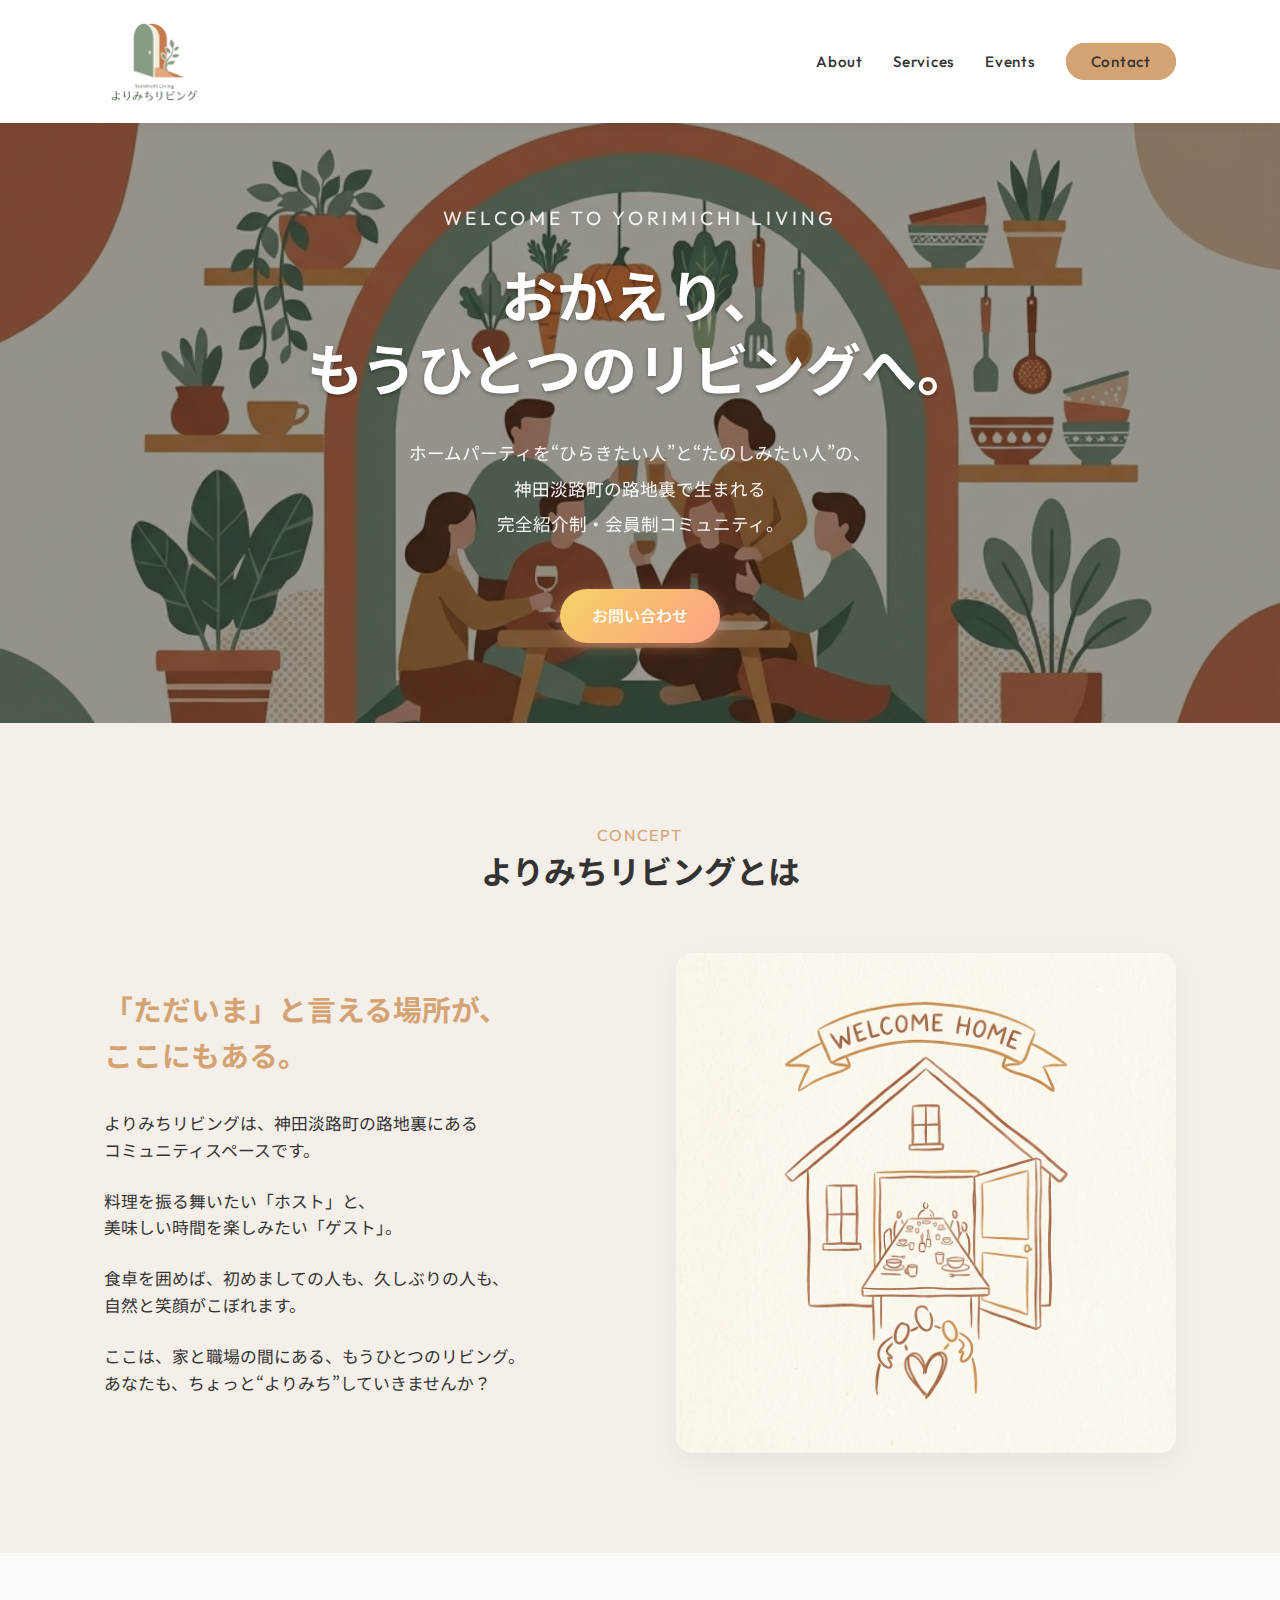
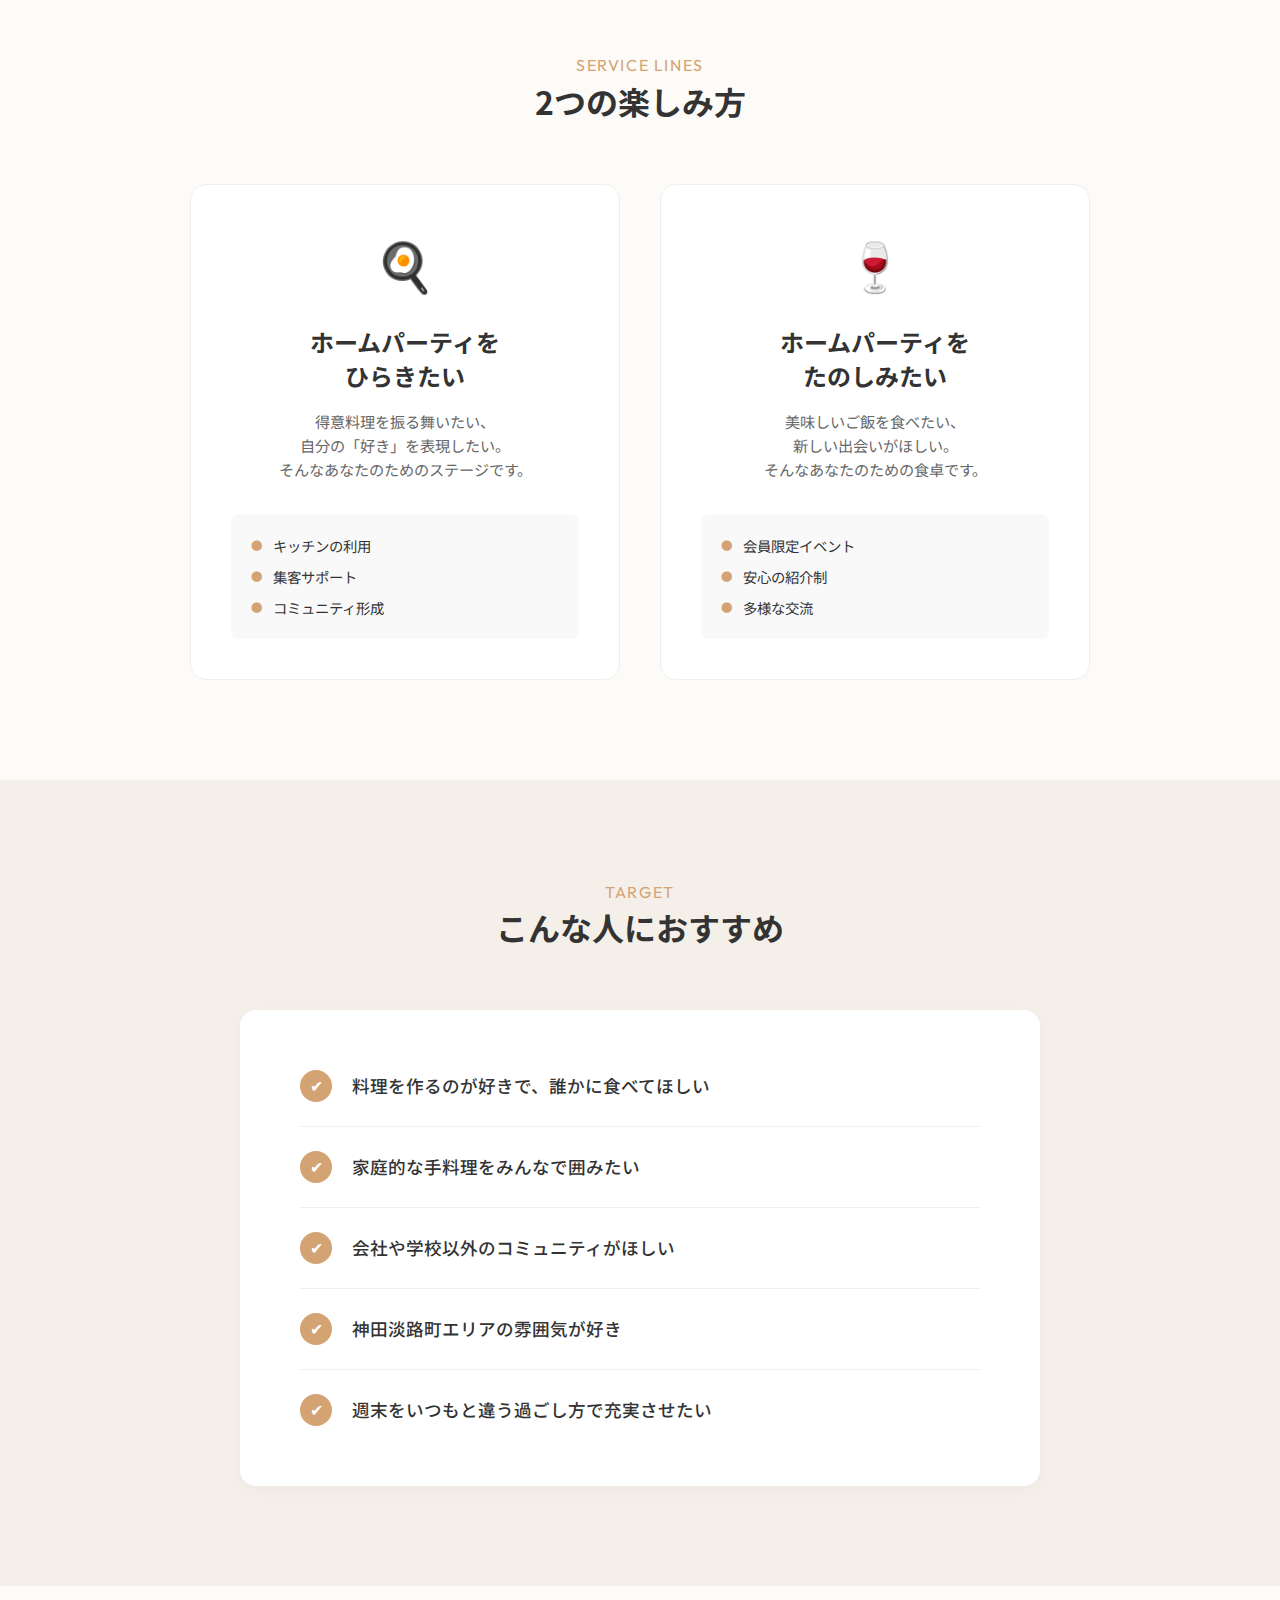
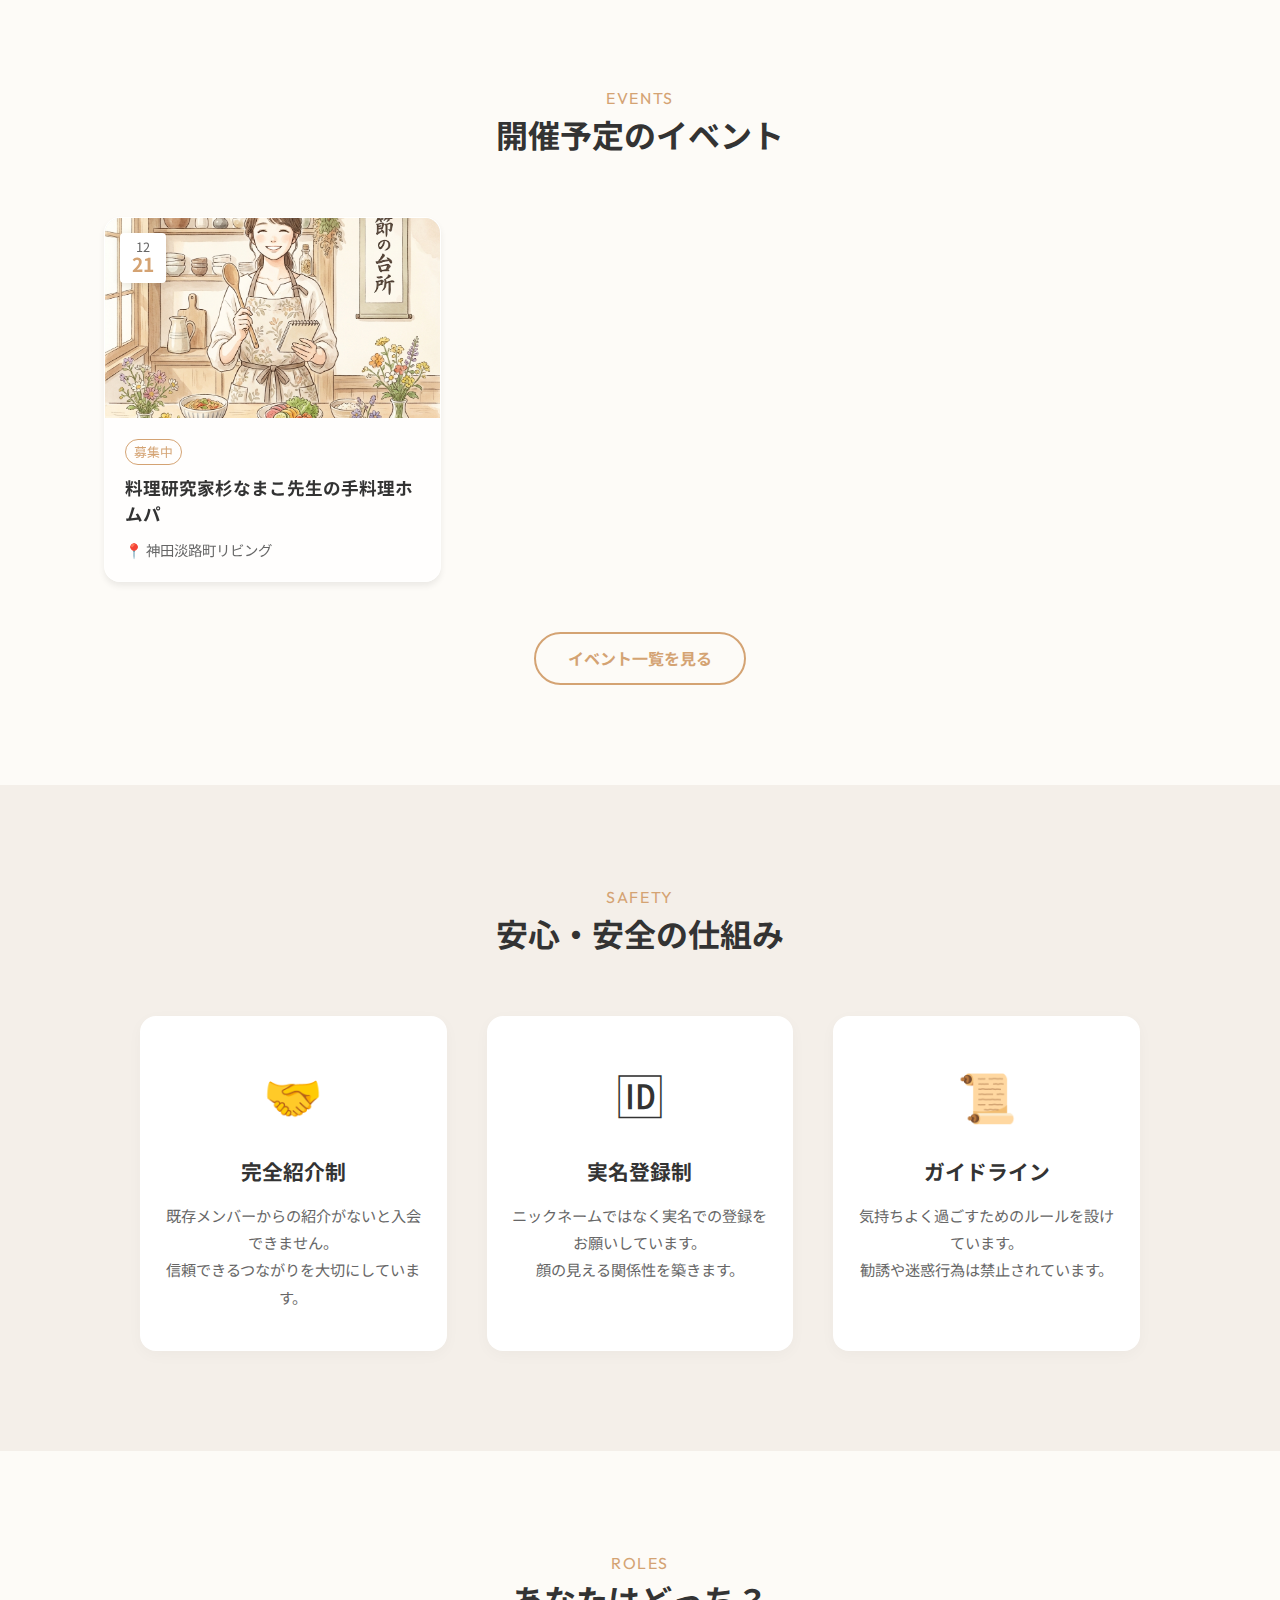
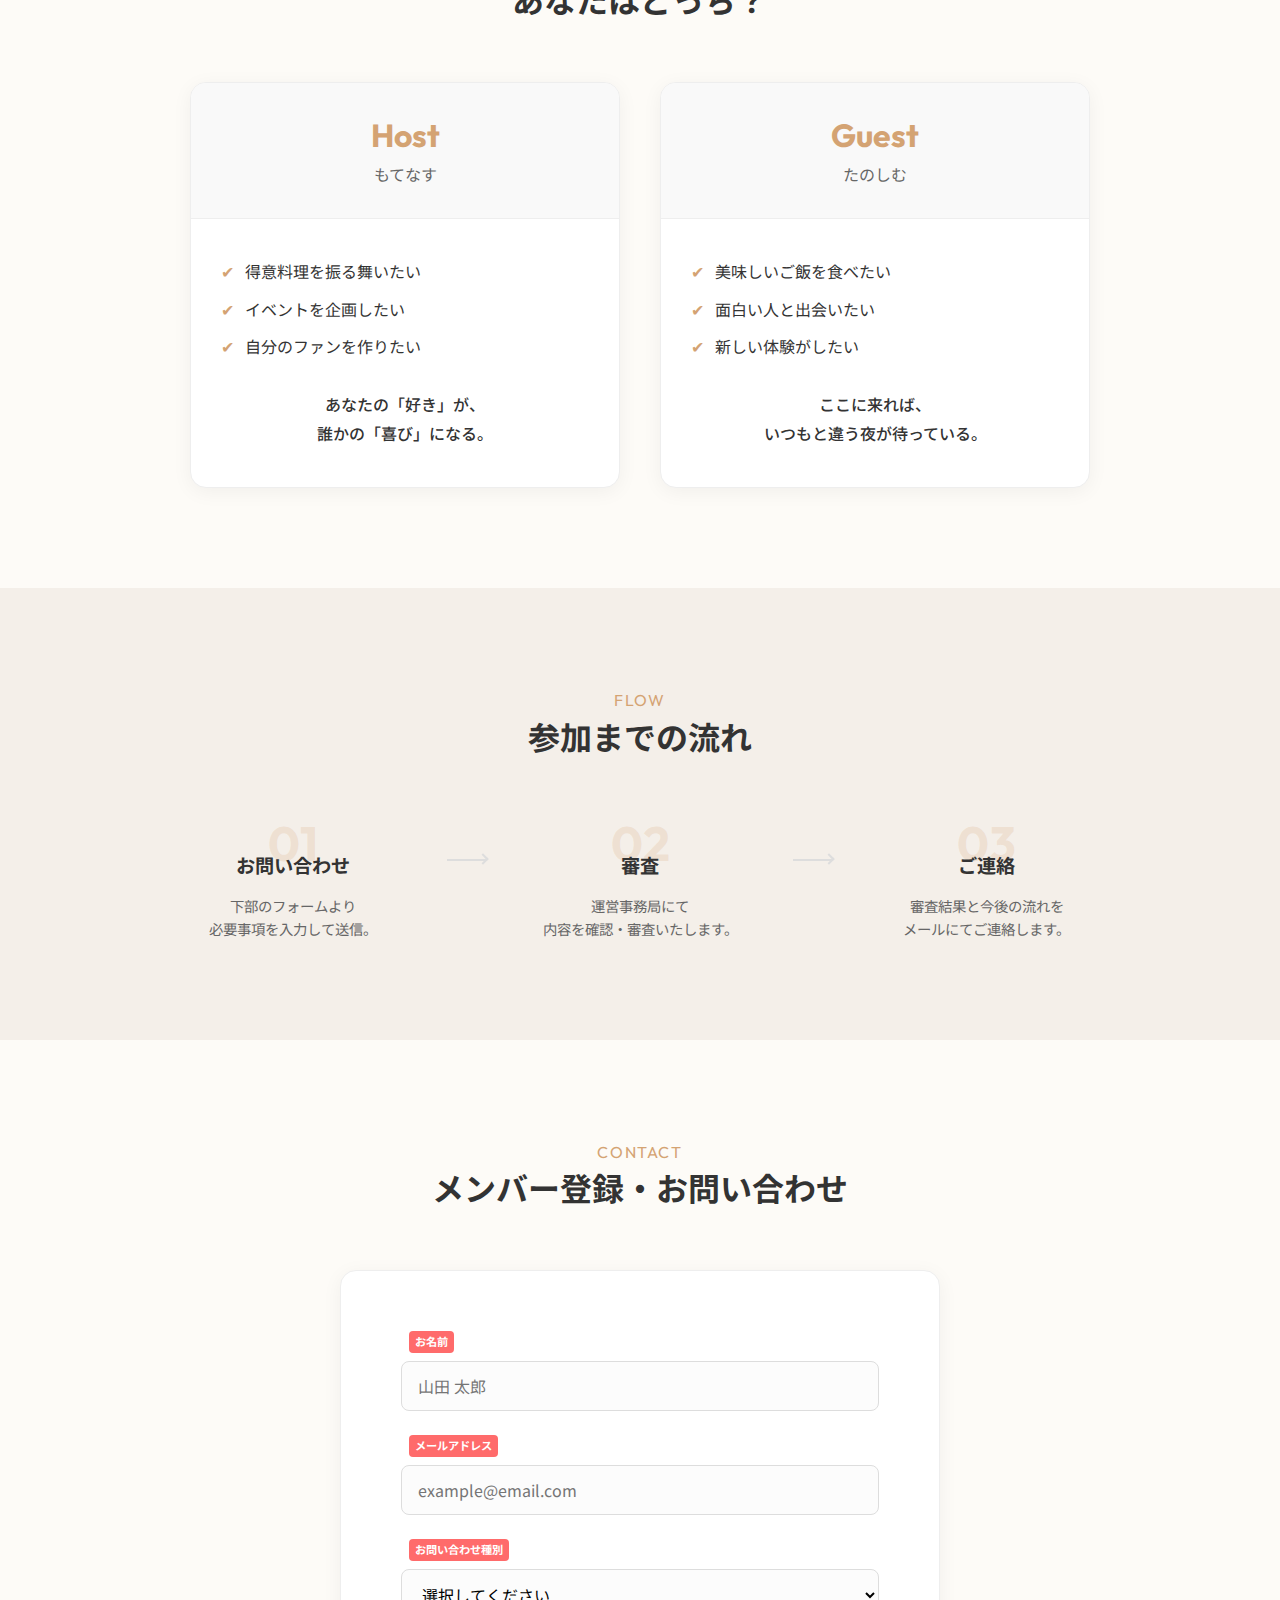
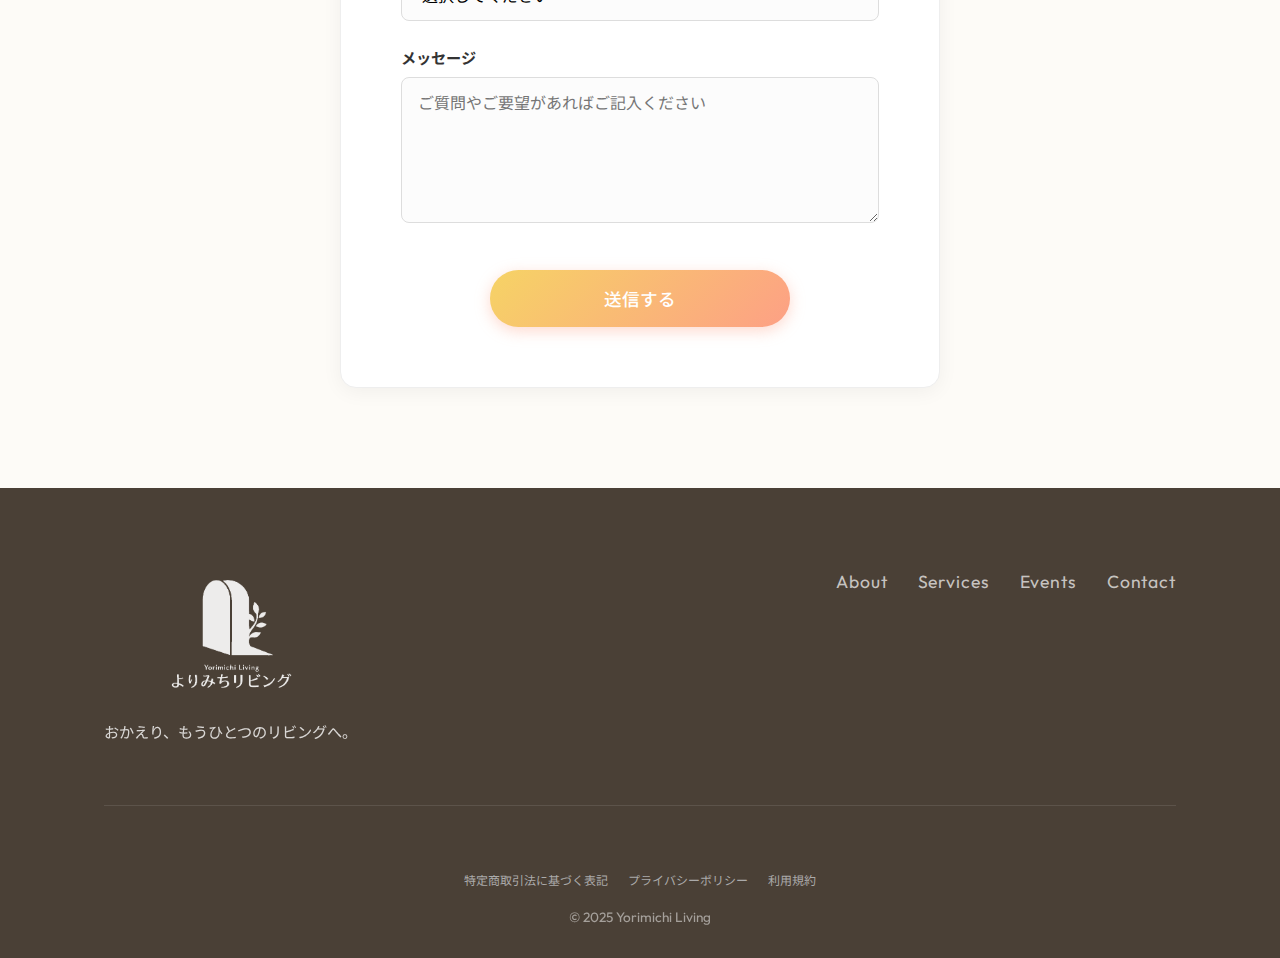
<file: design_preview.html>
<!DOCTYPE html>
<html lang="ja">

<head>
    <meta charset="UTF-8">
    <meta name="viewport" content="width=device-width, initial-scale=1.0">
    <title>Yorimichi Living | 神田淡路町の会員制コミュニティ</title>
    <link rel="icon" type="image/png" href="assets/images/logo-transparent.png">
    <meta name="description" content="ホームパーティを“ひらきたい人”と“たのしみたい人”の、もうひとつのリビング。神田淡路町の路地裏で、ごちそうとご縁が生まれる完全紹介制・会員制コミュニティ。">

    <!-- Fonts -->
    <link rel="preconnect" href="https://fonts.googleapis.com">
    <link rel="preconnect" href="https://fonts.gstatic.com" crossorigin>
    <link
        href="https://fonts.googleapis.com/css2?family=Noto+Sans+JP:wght@400;500;700&family=Outfit:wght@300;400;500&display=swap"
        rel="stylesheet">

    <!-- Styles -->
    <link rel="stylesheet" href="css/design_preview.css">
</head>

<body>
    <!-- Header / Nav (Optional, mostly for logo) -->
    <header class="site-header">
        <div class="container header-container">
            <h1 class="logo">
                <a href="#">
                    <img src="assets/images/logo-transparent.png" alt="Yorimichi Living">
                </a>
            </h1>
            <nav class="site-nav">
                <ul class="nav-list">
                    <li><a href="#about">About</a></li>
                    <li><a href="#services">Services</a></li>
                    <li><a href="#events">Events</a></li>
                    <li><a href="#form" class="btn-nav">Contact</a></li>
                </ul>
            </nav>
            <button class="hamburger-menu" aria-label="Menu">
                <span></span>
                <span></span>
                <span></span>
            </button>
        </div>
    </header>

    <main>
        <!-- Hero Section -->
        <section id="hero" class="hero-section">
            <div class="hero-bg">
                <img src="assets/images/hero_bg.png" alt="Living room party atmosphere">
            </div>
            <div class="hero-content container">
                <p class="hero-subtitle en-font">Welcome to Yorimichi Living</p>
                <h2 class="hero-title">
                    <span class="d-block">おかえり、</span>
                    <span class="d-block">もうひとつのリビングへ。</span>
                </h2>
                <p class="hero-description">
                    ホームパーティを“ひらきたい人”と“たのしみたい人”の、<br>
                    神田淡路町の路地裏で生まれる<br>
                    完全紹介制・会員制コミュニティ。
                </p>
                <div class="hero-cta">
                    <a href="#form" class="btn btn-primary btn-sm">お問い合わせ</a>
                </div>
            </div>
        </section>

        <!-- About Section -->
        <section id="about" class="section about-section">
            <div class="container">
                <div class="section-header">
                    <p class="section-title-en">Concept</p>
                    <h2 class="section-title-ja">よりみちリビングとは</h2>
                </div>

                <div class="about-content">
                    <div class="about-text">
                        <h3 class="about-lead">
                            「ただいま」と言える場所が、<br>
                            ここにもある。
                        </h3>
                        <p>
                            よりみちリビングは、神田淡路町の路地裏にある<br>
                            コミュニティスペースです。
                        </p>
                        <p>
                            料理を振る舞いたい「ホスト」と、<br>
                            美味しい時間を楽しみたい「ゲスト」。
                        </p>
                        <p>
                            食卓を囲めば、初めましての人も、久しぶりの人も、<br>
                            自然と笑顔がこぼれます。
                        </p>
                        <p>
                            ここは、家と職場の間にある、もうひとつのリビング。<br>
                            あなたも、ちょっと“よりみち”していきませんか？
                        </p>
                    </div>
                    <div class="about-image">
                        <img src="assets/images/about_concept.png" alt="Warm home party illustration">
                    </div>
                </div>
            </div>
        </section>

        <!-- Service Lines Section -->
        <section id="services" class="section services-section">
            <div class="container">
                <div class="section-header">
                    <p class="section-title-en">Service Lines</p>
                    <h2 class="section-title-ja">2つの楽しみ方</h2>
                </div>

                <div class="services-grid">
                    <!-- Host -->
                    <div class="service-card host-card">
                        <div class="service-icon">🍳</div>
                        <h3 class="service-title">ホームパーティを<br>ひらきたい</h3>
                        <p class="service-desc">
                            得意料理を振る舞いたい、<br>
                            自分の「好き」を表現したい。<br>
                            そんなあなたのためのステージです。
                        </p>
                        <ul class="service-features">
                            <li>キッチンの利用</li>
                            <li>集客サポート</li>
                            <li>コミュニティ形成</li>
                        </ul>
                    </div>

                    <!-- Guest -->
                    <div class="service-card guest-card">
                        <div class="service-icon">🍷</div>
                        <h3 class="service-title">ホームパーティを<br>たのしみたい</h3>
                        <p class="service-desc">
                            美味しいご飯を食べたい、<br>
                            新しい出会いがほしい。<br>
                            そんなあなたのための食卓です。
                        </p>
                        <ul class="service-features">
                            <li>会員限定イベント</li>
                            <li>安心の紹介制</li>
                            <li>多様な交流</li>
                        </ul>
                    </div>
                </div>
            </div>
        </section>

        <!-- Target Section -->
        <section id="target" class="section target-section">
            <div class="container">
                <div class="section-header">
                    <p class="section-title-en">Target</p>
                    <h2 class="section-title-ja">こんな人におすすめ</h2>
                </div>

                <div class="target-content">
                    <ul class="target-list">
                        <li class="target-item">
                            <span class="check-icon">✔</span>
                            <span class="target-text">料理を作るのが好きで、誰かに食べてほしい</span>
                        </li>
                        <li class="target-item">
                            <span class="check-icon">✔</span>
                            <span class="target-text">家庭的な手料理をみんなで囲みたい</span>
                        </li>
                        <li class="target-item">
                            <span class="check-icon">✔</span>
                            <span class="target-text">会社や学校以外のコミュニティがほしい</span>
                        </li>
                        <li class="target-item">
                            <span class="check-icon">✔</span>
                            <span class="target-text">神田淡路町エリアの雰囲気が好き</span>
                        </li>
                        <li class="target-item">
                            <span class="check-icon">✔</span>
                            <span class="target-text">週末をいつもと違う過ごし方で充実させたい</span>
                        </li>
                    </ul>
                </div>
            </div>
        </section>

        <!-- Events Section -->
        <section id="events" class="section events-section">
            <div class="container">
                <div class="section-header">
                    <p class="section-title-en">Events</p>
                    <h2 class="section-title-ja">開催予定のイベント</h2>
                </div>

                <div class="events-grid">
                    <!-- Event: Namako Sugi -->
                    <article class="event-card">
                        <a href="events/2025-12-21-namako.html" class="event-link">
                            <div class="event-image">
                                <div class="event-date">
                                    <span class="month">12</span>
                                    <span class="day">21</span>
                                </div>
                                <img src="assets/images/event_namako.png?v=4" alt="料理研究家杉なまこ先生の手料理ホムパ">
                            </div>
                            <div class="event-content">
                                <span class="event-tag">募集中</span>
                                <h3 class="event-title">料理研究家杉なまこ先生の手料理ホムパ</h3>
                                <p class="event-info">📍 神田淡路町リビング</p>
                            </div>
                        </a>
                    </article>
                </div>

                <div class="events-more">
                    <a href="events/index.html" class="btn btn-outline">イベント一覧を見る</a>
                </div>
            </div>
        </section>

        <!-- Safety Section -->
        <section id="safety" class="section safety-section">
            <div class="container">
                <div class="section-header">
                    <p class="section-title-en">Safety</p>
                    <h2 class="section-title-ja">安心・安全の仕組み</h2>
                </div>

                <div class="safety-grid">
                    <div class="safety-item">
                        <div class="safety-icon">🤝</div>
                        <h3 class="safety-title">完全紹介制</h3>
                        <p class="safety-desc">
                            既存メンバーからの紹介がないと入会できません。<br>
                            信頼できるつながりを大切にしています。
                        </p>
                    </div>
                    <div class="safety-item">
                        <div class="safety-icon">🆔</div>
                        <h3 class="safety-title">実名登録制</h3>
                        <p class="safety-desc">
                            ニックネームではなく実名での登録をお願いしています。<br>
                            顔の見える関係性を築きます。
                        </p>
                    </div>
                    <div class="safety-item">
                        <div class="safety-icon">📜</div>
                        <h3 class="safety-title">ガイドライン</h3>
                        <p class="safety-desc">
                            気持ちよく過ごすためのルールを設けています。<br>
                            勧誘や迷惑行為は禁止されています。
                        </p>
                    </div>
                </div>
            </div>
        </section>

        <!-- Roles Section -->
        <section id="roles" class="section roles-section">
            <div class="container">
                <div class="section-header">
                    <p class="section-title-en">Roles</p>
                    <h2 class="section-title-ja">あなたはどっち？</h2>
                </div>

                <div class="roles-container">
                    <!-- Host -->
                    <div class="role-card role-host">
                        <div class="role-header">
                            <h3 class="role-title">Host</h3>
                            <p class="role-subtitle">もてなす</p>
                        </div>
                        <div class="role-body">
                            <ul class="role-list">
                                <li>得意料理を振る舞いたい</li>
                                <li>イベントを企画したい</li>
                                <li>自分のファンを作りたい</li>
                            </ul>
                            <p class="role-message">
                                あなたの「好き」が、<br>
                                誰かの「喜び」になる。
                            </p>
                        </div>
                    </div>

                    <!-- Guest -->
                    <div class="role-card role-guest">
                        <div class="role-header">
                            <h3 class="role-title">Guest</h3>
                            <p class="role-subtitle">たのしむ</p>
                        </div>
                        <div class="role-body">
                            <ul class="role-list">
                                <li>美味しいご飯を食べたい</li>
                                <li>面白い人と出会いたい</li>
                                <li>新しい体験がしたい</li>
                            </ul>
                            <p class="role-message">
                                ここに来れば、<br>
                                いつもと違う夜が待っている。
                            </p>
                        </div>
                    </div>
                </div>
            </div>
        </section>

        <!-- Flow Section -->
        <section id="flow" class="section flow-section">
            <div class="container">
                <div class="section-header">
                    <p class="section-title-en">Flow</p>
                    <h2 class="section-title-ja">参加までの流れ</h2>
                </div>

                <div class="flow-steps">
                    <!-- Step 1 -->
                    <div class="flow-step">
                        <div class="step-number">01</div>
                        <h3 class="step-title">お問い合わせ</h3>
                        <p class="step-desc">
                            下部のフォームより<br>
                            必要事項を入力して送信。
                        </p>
                    </div>

                    <!-- Arrow -->
                    <div class="step-arrow"></div>

                    <!-- Step 2 -->
                    <div class="flow-step">
                        <div class="step-number">02</div>
                        <h3 class="step-title">審査</h3>
                        <p class="step-desc">
                            運営事務局にて<br>
                            内容を確認・審査いたします。
                        </p>
                    </div>

                    <!-- Arrow -->
                    <div class="step-arrow"></div>

                    <!-- Step 3 -->
                    <div class="flow-step">
                        <div class="step-number">03</div>
                        <h3 class="step-title">ご連絡</h3>
                        <p class="step-desc">
                            審査結果と今後の流れを<br>
                            メールにてご連絡します。
                        </p>
                    </div>
                </div>
            </div>
        </section>

        <!-- Form Section -->
        <section id="form" class="section form-section">
            <div class="container">
                <div class="section-header">
                    <p class="section-title-en">Contact</p>
                    <h2 class="section-title-ja">メンバー登録・お問い合わせ</h2>
                </div>

                <div class="form-container">
                    <div id="form-success" class="form-success-message">
                        <h3>お問い合わせありがとうございます</h3>
                        <p>メッセージが送信されました。<br>確認のため、自動返信メールをお送りしております。</p>
                    </div>
                    <form class="contact-form" action="#" method="POST">
                        <div class="form-group">
                            <label for="name" class="form-label required">お名前</label>
                            <input type="text" id="name" name="name" class="form-input" placeholder="山田 太郎" required>
                            <div class="error-message">お名前を入力してください</div>
                        </div>

                        <div class="form-group">
                            <label for="email" class="form-label required">メールアドレス</label>
                            <input type="email" id="email" name="email" class="form-input"
                                placeholder="example@email.com" required>
                            <div class="error-message">有効なメールアドレスを入力してください</div>
                        </div>

                        <div class="form-group">
                            <label for="type" class="form-label required">お問い合わせ種別</label>
                            <select id="type" name="type" class="form-select" required>
                                <option value="" disabled selected>選択してください</option>
                                <option value="member">メンバー登録について</option>
                                <option value="event">イベント参加について</option>
                                <option value="host">ホスト希望について</option>
                                <option value="other">その他のお問い合わせ</option>
                            </select>
                            <div class="error-message">お問い合わせ種別を選択してください</div>
                        </div>

                        <div class="form-group">
                            <label for="message" class="form-label">メッセージ</label>
                            <textarea id="message" name="message" class="form-textarea" placeholder="ご質問やご要望があればご記入ください"
                                rows="5"></textarea>
                        </div>

                        <div class="form-submit">
                            <button type="submit" class="btn btn-primary btn-submit">送信する</button>
                        </div>
                    </form>
                </div>
            </div>
        </section>
    </main>

    <!-- Footer -->
    <footer class="site-footer">
        <div class="container">
            <div class="footer-content">
                <div class="footer-brand">
                    <div class="footer-logo">
                        <img src="assets/images/logo-transparent.png" alt="Yorimichi Living">
                    </div>
                    <p class="footer-concept">おかえり、もうひとつのリビングへ。</p>
                </div>
                <nav class="footer-nav">
                    <ul class="footer-links">
                        <li><a href="#about">About</a></li>
                        <li><a href="#services">Services</a></li>
                        <li><a href="#events">Events</a></li>
                        <li><a href="#form">Contact</a></li>
                    </ul>
                </nav>
            </div>
            <div class="footer-bottom">
                <ul class="footer-legal-links">
                    <li><a href="legal/tokushoho.html">特定商取引法に基づく表記</a></li>
                    <li><a href="legal/privacy.html">プライバシーポリシー</a></li>
                    <li><a href="legal/terms.html">利用規約</a></li>
                </ul>
                <p class="copyright">&copy; 2025 Yorimichi Living</p>
            </div>
        </div>
    </footer>

    <!-- Scripts -->
    <script src="js/script.js?v=20251204-1"></script>
</body>

</html>
</file>
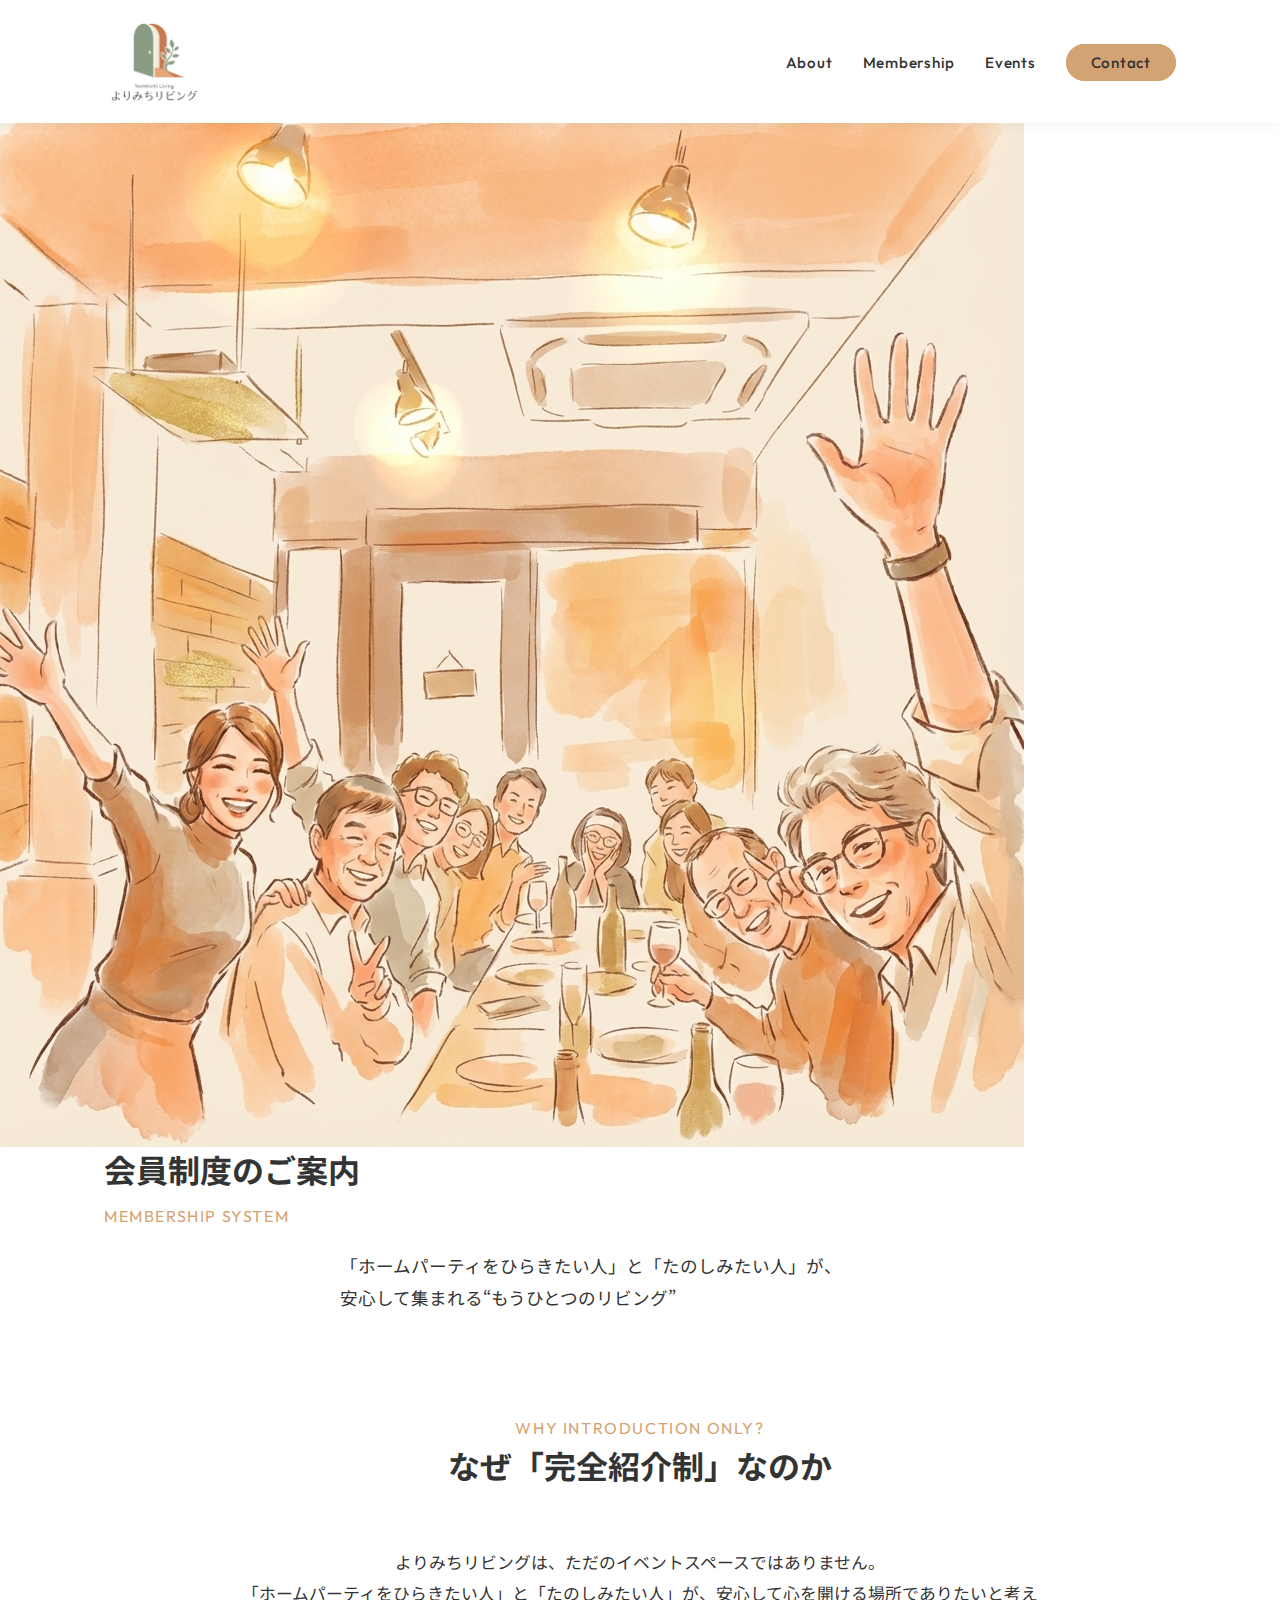
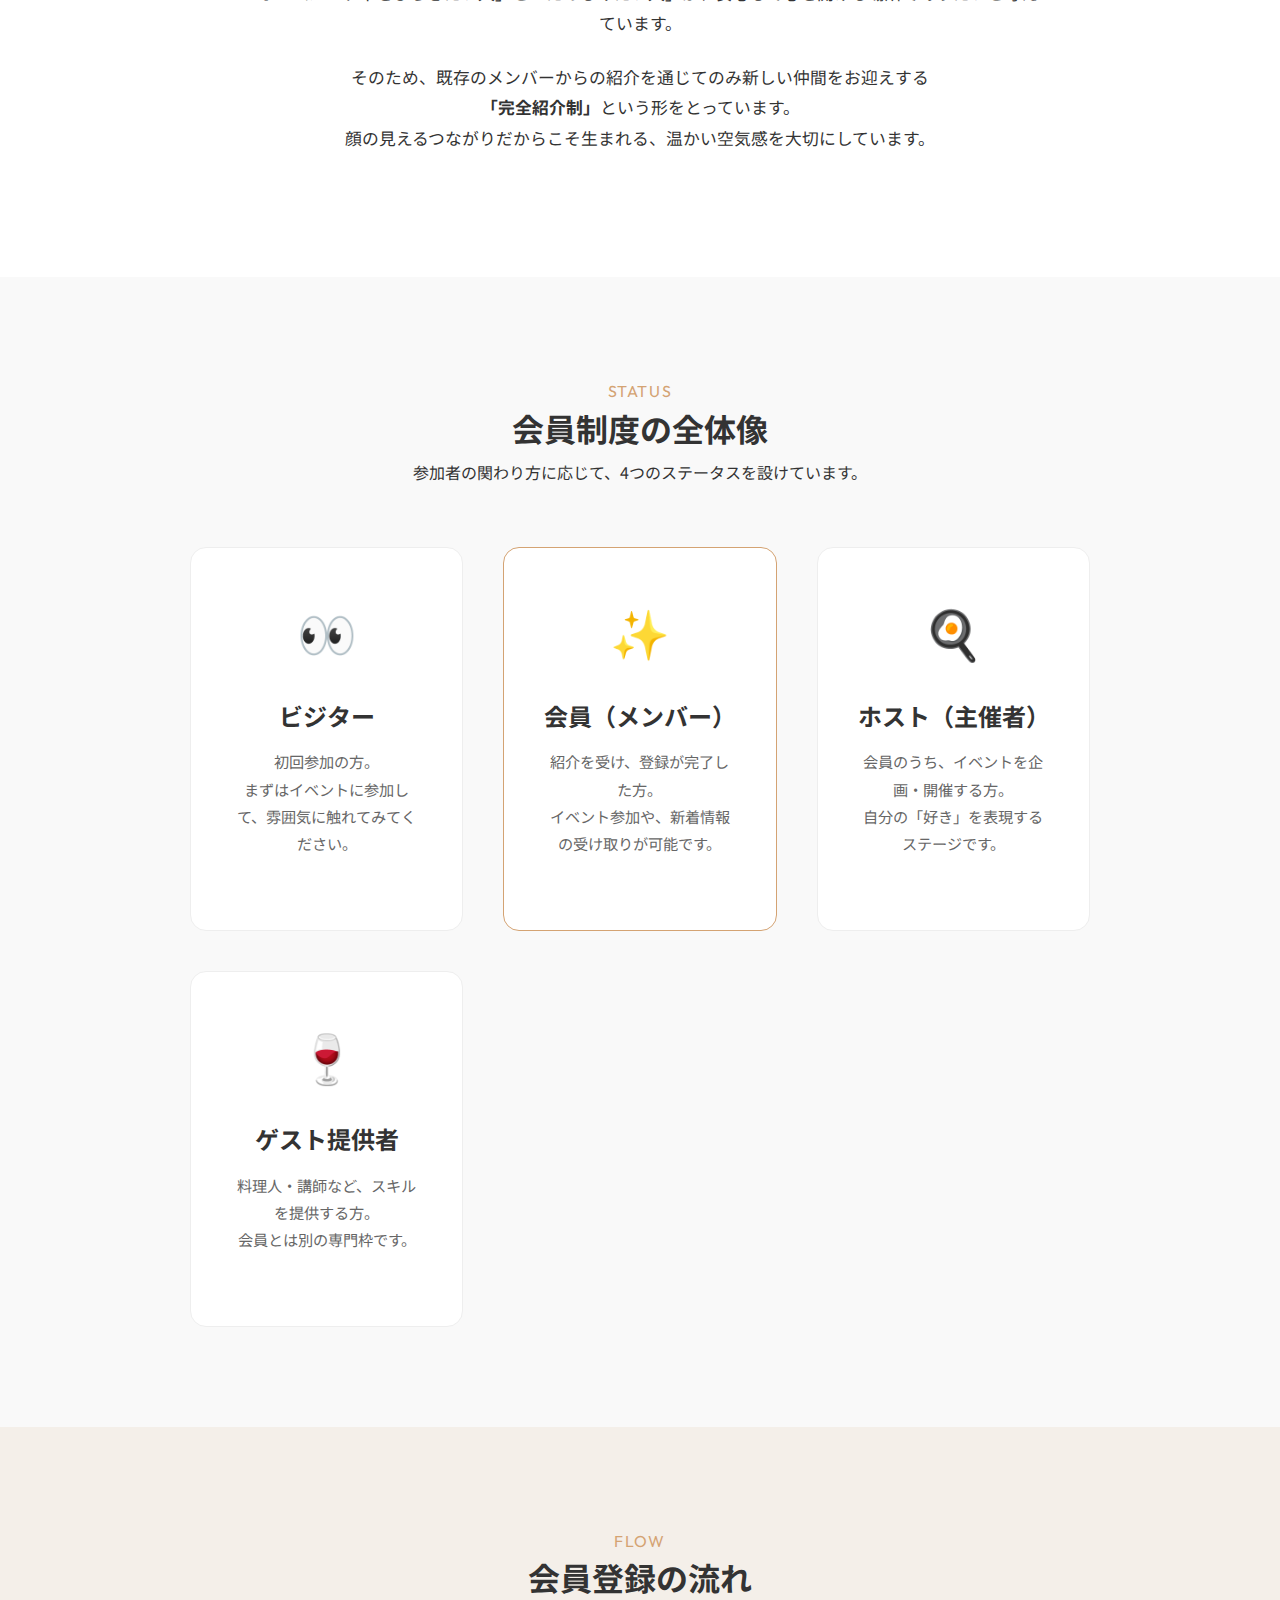
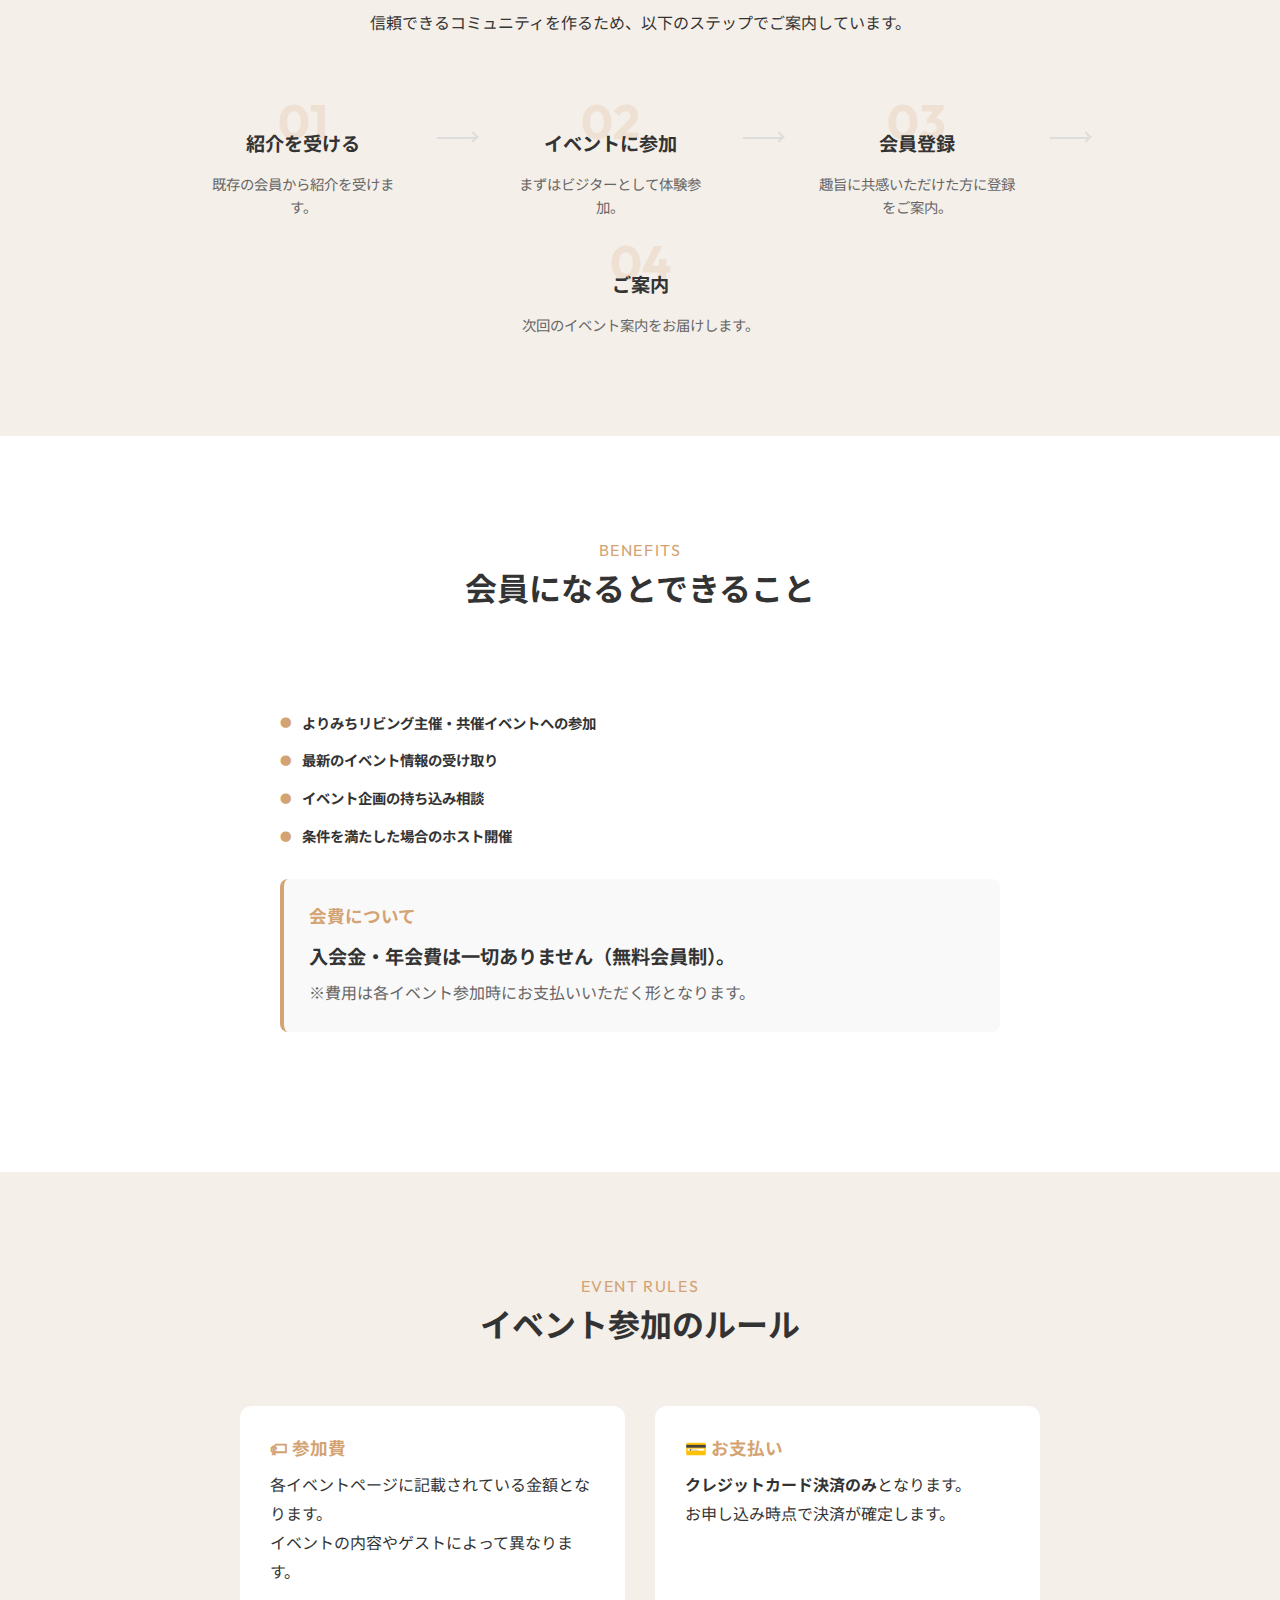
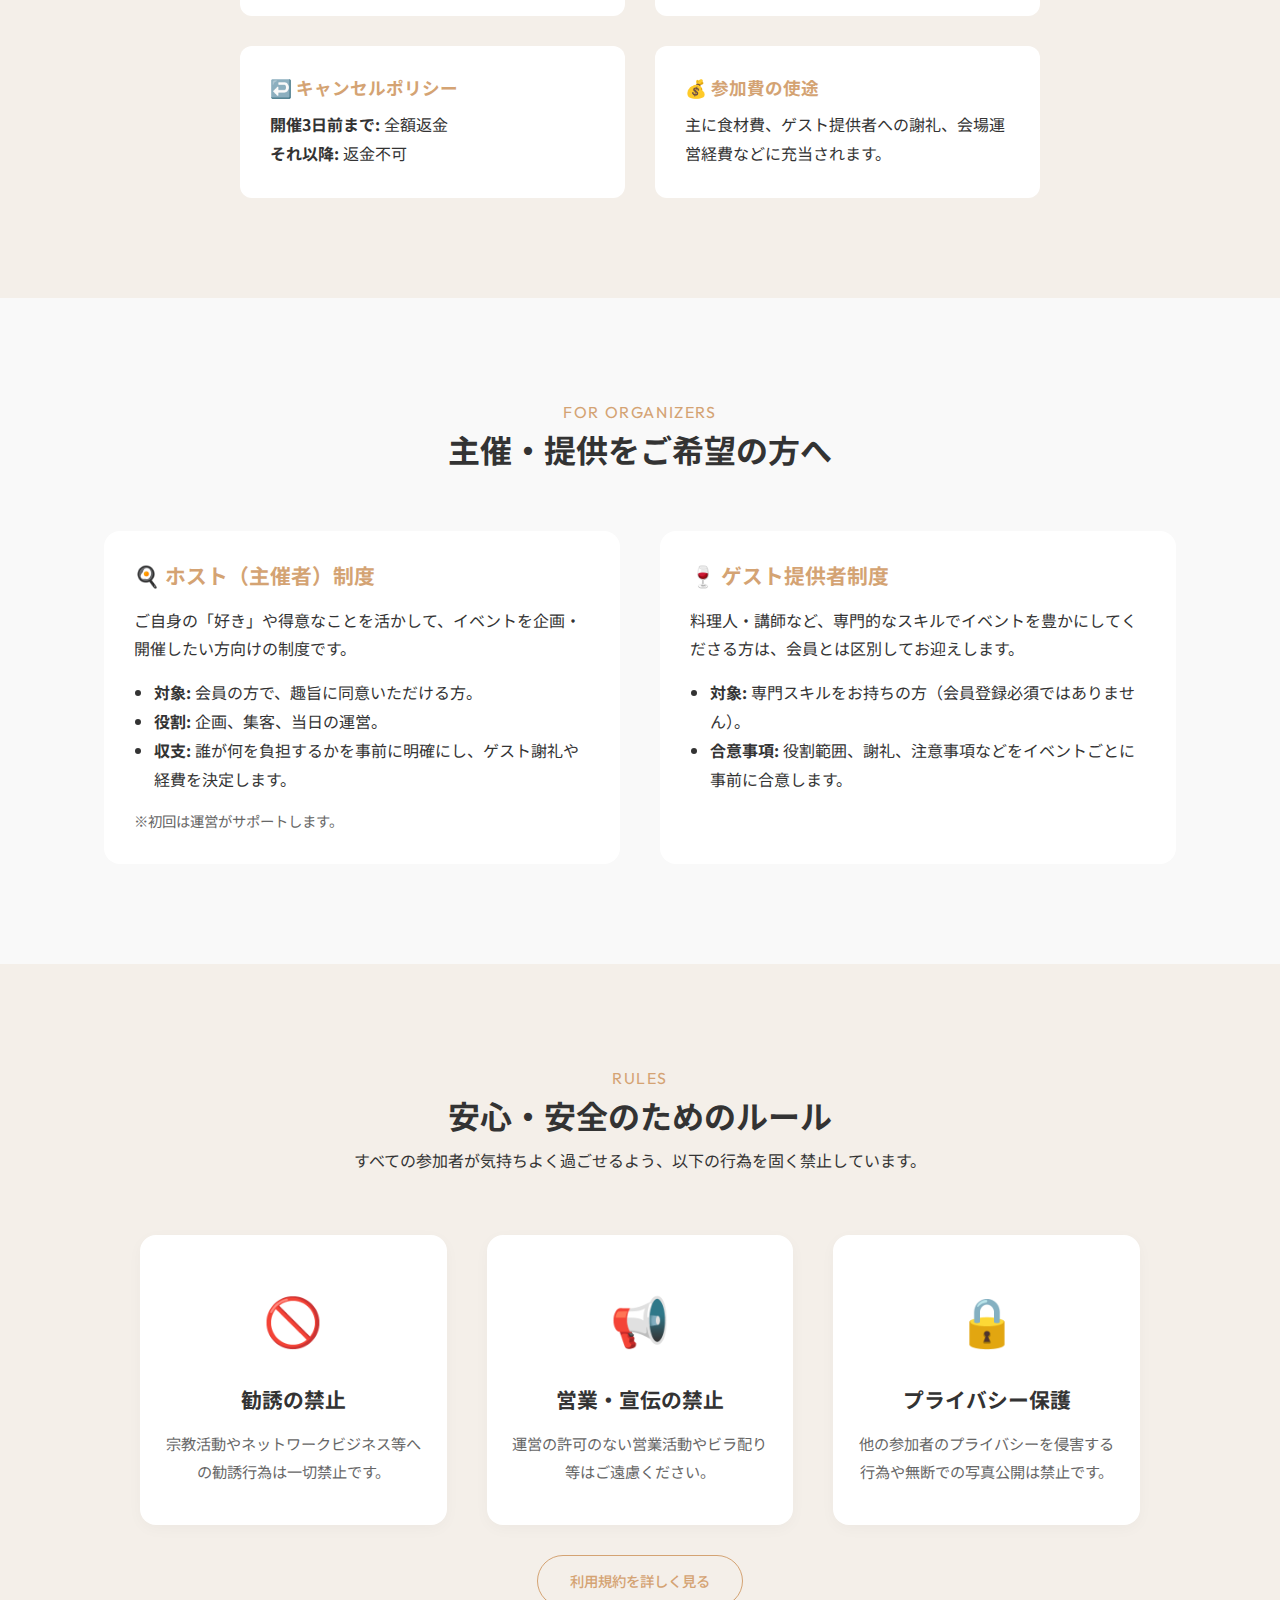
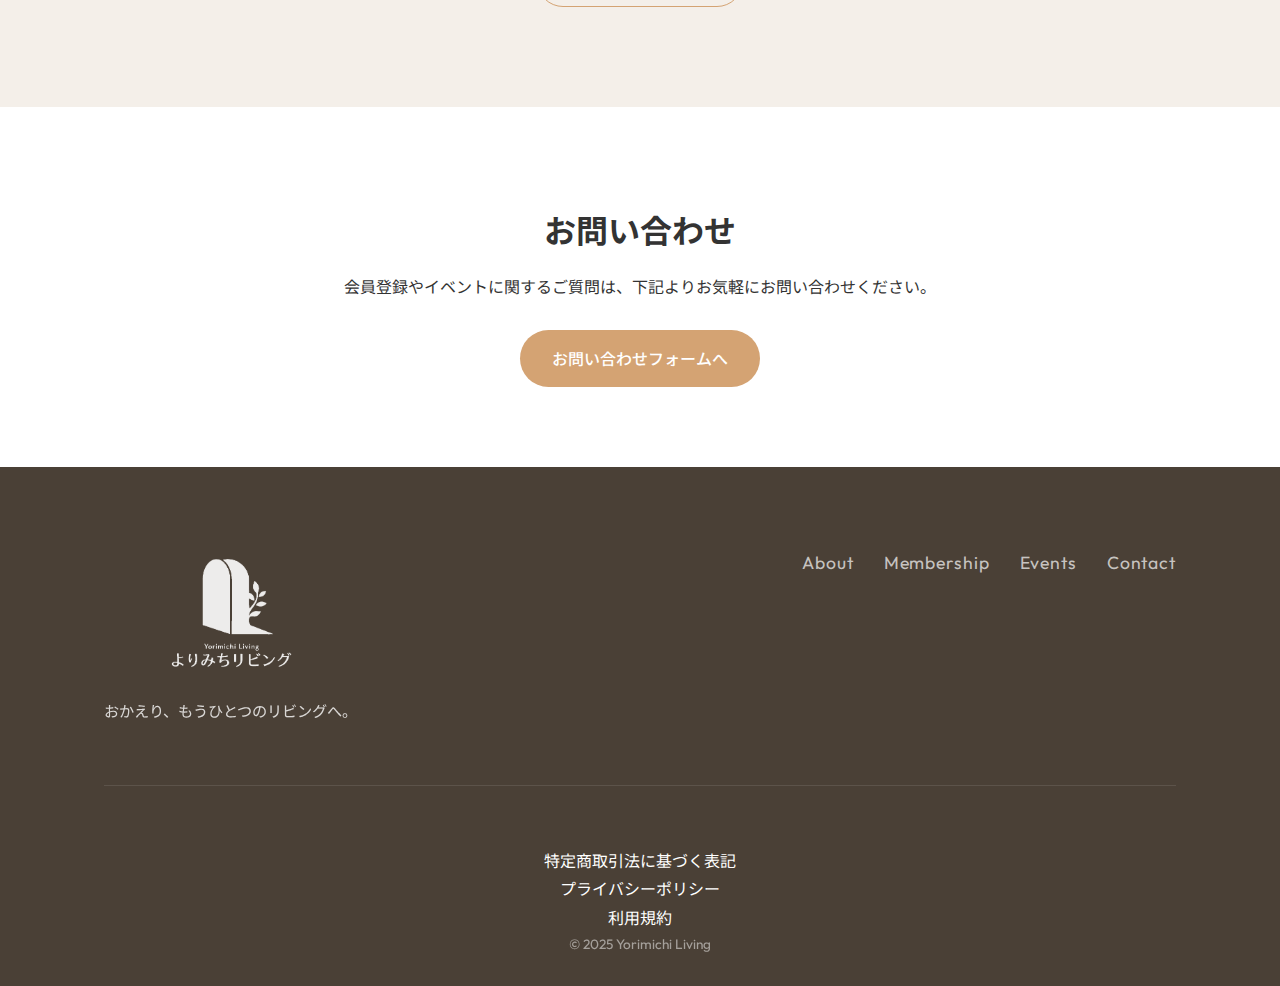
<file: membership.html>
<!DOCTYPE html>
<html lang="ja">

<head>
    <meta charset="UTF-8">
    <meta name="viewport" content="width=device-width, initial-scale=1.0">
    <title>会員制度のご案内 | Yorimichi Living</title>
    <link rel="icon" type="image/png" href="assets/images/logo-transparent.png">
    <meta name="description" content="よりみちリビングの会員制度についてのご案内です。完全紹介制のコミュニティとして、安心して楽しめる場を提供しています。">

    <!-- Fonts -->
    <link rel="preconnect" href="https://fonts.googleapis.com">
    <link rel="preconnect" href="https://fonts.gstatic.com" crossorigin>
    <link
        href="https://fonts.googleapis.com/css2?family=Noto+Sans+JP:wght@400;500;700&family=Outfit:wght@300;400;500&display=swap"
        rel="stylesheet">

    <!-- Styles -->
    <link rel="stylesheet" href="css/style.css?v=20251204-1">
</head>

<body>
    <!-- Header -->
    <header class="site-header">
        <div class="container header-container">
            <h1 class="logo">
                <a href="index.html">
                    <img src="assets/images/logo-transparent.png" alt="Yorimichi Living">
                </a>
            </h1>
            <nav class="site-nav">
                <ul class="nav-list">
                    <li><a href="index.html#about">About</a></li>
                    <li><a href="membership.html" class="active">Membership</a></li>
                    <li><a href="events/index.html">Events</a></li>
                    <li><a href="index.html#form" class="btn-nav">Contact</a></li>
                </ul>
            </nav>
            <button class="hamburger-menu" aria-label="Menu">
                <span></span>
                <span></span>
                <span></span>
            </button>
        </div>
    </header>

    <main>
        <!-- Page Hero -->
        <!-- Page Hero -->
        <section class="page-hero">
            <div class="page-hero-bg">
                <img src="assets/images/membership_hero_illustration.png" alt="Membership Concept">
            </div>
            <div class="container">
                <h1 class="section-title-ja" style="margin-bottom: 10px;">会員制度のご案内</h1>
                <p class="section-title-en">Membership System</p>
                <p
                    style="margin-top: 20px; font-size: 1.1rem; max-width: 600px; margin-left: auto; margin-right: auto;">
                    「ホームパーティをひらきたい人」と「たのしみたい人」が、<br>安心して集まれる“もうひとつのリビング”
                </p>
            </div>
        </section>

        <!-- 1. Concept -->
        <section class="section">
            <div class="container">
                <div class="section-header">
                    <p class="section-title-en">Why Introduction Only?</p>
                    <h2 class="section-title-ja">なぜ「完全紹介制」なのか</h2>
                </div>
                <div class="about-text" style="max-width: 800px; margin: 0 auto; text-align: center;">
                    <p>
                        よりみちリビングは、ただのイベントスペースではありません。<br>
                        「ホームパーティをひらきたい人」と「たのしみたい人」が、安心して心を開ける場所でありたいと考えています。
                    </p>
                    <p style="margin-top: 20px;">
                        そのため、既存のメンバーからの紹介を通じてのみ新しい仲間をお迎えする<br>
                        <strong>「完全紹介制」</strong>という形をとっています。<br>
                        顔の見えるつながりだからこそ生まれる、温かい空気感を大切にしています。
                    </p>
                </div>
            </div>
        </section>

        <!-- 2. System Overview -->
        <section class="section" style="background-color: var(--color-bg-sub);">
            <div class="container">
                <div class="section-header">
                    <p class="section-title-en">Status</p>
                    <h2 class="section-title-ja">会員制度の全体像</h2>
                    <p>参加者の関わり方に応じて、4つのステータスを設けています。</p>
                </div>

                <div class="services-grid" style="grid-template-columns: repeat(auto-fit, minmax(250px, 1fr));">
                    <!-- Visitor -->
                    <div class="service-card">
                        <div class="service-icon">👀</div>
                        <h3 class="service-title">ビジター</h3>
                        <p class="service-desc">
                            初回参加の方。<br>まずはイベントに参加して、雰囲気に触れてみてください。
                        </p>
                    </div>
                    <!-- Member -->
                    <div class="service-card" style="border-color: var(--color-accent);">
                        <div class="service-icon">✨</div>
                        <h3 class="service-title">会員（メンバー）</h3>
                        <p class="service-desc">
                            紹介を受け、登録が完了した方。<br>イベント参加や、新着情報の受け取りが可能です。
                        </p>
                    </div>
                    <!-- Host -->
                    <div class="service-card">
                        <div class="service-icon">🍳</div>
                        <h3 class="service-title">ホスト（主催者）</h3>
                        <p class="service-desc">
                            会員のうち、イベントを企画・開催する方。<br>自分の「好き」を表現するステージです。
                        </p>
                    </div>
                    <!-- Guest Provider -->
                    <div class="service-card">
                        <div class="service-icon">🍷</div>
                        <h3 class="service-title">ゲスト提供者</h3>
                        <p class="service-desc">
                            料理人・講師など、スキルを提供する方。<br>会員とは別の専門枠です。
                        </p>
                    </div>
                </div>
            </div>
        </section>

        <!-- 3. Flow -->
        <section class="section flow-section">
            <div class="container">
                <div class="section-header">
                    <p class="section-title-en">Flow</p>
                    <h2 class="section-title-ja">会員登録の流れ</h2>
                    <p>信頼できるコミュニティを作るため、以下のステップでご案内しています。</p>
                </div>

                <div class="flow-steps"
                    style="max-width: 900px; margin: 0 auto; display: flex; flex-wrap: wrap; justify-content: center; gap: 20px;">
                    <div class="flow-step" style="flex: 1 1 200px;">
                        <div class="step-number">01</div>
                        <h3 class="step-title">紹介を受ける</h3>
                        <p class="step-desc">既存の会員から紹介を受けます。</p>
                    </div>
                    <div class="step-arrow"></div>
                    <div class="flow-step" style="flex: 1 1 200px;">
                        <div class="step-number">02</div>
                        <h3 class="step-title">イベントに参加</h3>
                        <p class="step-desc">まずはビジターとして体験参加。</p>
                    </div>
                    <div class="step-arrow"></div>
                    <div class="flow-step" style="flex: 1 1 200px;">
                        <div class="step-number">03</div>
                        <h3 class="step-title">会員登録</h3>
                        <p class="step-desc">趣旨に共感いただけた方に登録をご案内。</p>
                    </div>
                    <div class="step-arrow"></div>
                    <div class="flow-step" style="flex: 1 1 200px;">
                        <div class="step-number">04</div>
                        <h3 class="step-title">ご案内</h3>
                        <p class="step-desc">次回のイベント案内をお届けします。</p>
                    </div>
                </div>
            </div>
        </section>

        <!-- 4. Benefits -->
        <section class="section">
            <div class="container">
                <div class="section-header">
                    <p class="section-title-en">Benefits</p>
                    <h2 class="section-title-ja">会員になるとできること</h2>
                </div>

                <div
                    style="background: white; padding: 40px; border-radius: 16px; box-shadow: var(--shadow-md); max-width: 800px; margin: 0 auto;">
                    <ul class="service-features" style="background: transparent; padding: 0; font-size: 1.1rem;">
                        <li style="margin-bottom: 12px;"><strong>よりみちリビング主催・共催イベントへの参加</strong></li>
                        <li style="margin-bottom: 12px;"><strong>最新のイベント情報の受け取り</strong></li>
                        <li style="margin-bottom: 12px;"><strong>イベント企画の持ち込み相談</strong></li>
                        <li style="margin-bottom: 12px;"><strong>条件を満たした場合のホスト開催</strong></li>
                    </ul>

                    <div
                        style="background: var(--color-bg-sub); padding: 25px; border-radius: 8px; margin-top: 30px; border-left: 4px solid var(--color-accent);">
                        <h4 style="color: var(--color-accent); margin-bottom: 10px; font-size: 1.1rem;">会費について</h4>
                        <p style="font-weight: bold; font-size: 1.2rem;">入会金・年会費は一切ありません（無料会員制）。</p>
                        <p style="margin-top: 5px; color: var(--color-text-light);">※費用は各イベント参加時にお支払いいただく形となります。</p>
                    </div>
                </div>
            </div>
        </section>

        <!-- 5. Rules -->
        <section class="section" style="background-color: var(--color-bg-accent-light);">
            <div class="container">
                <div class="section-header">
                    <p class="section-title-en">Event Rules</p>
                    <h2 class="section-title-ja">イベント参加のルール</h2>
                </div>

                <div
                    style="max-width: 800px; margin: 0 auto; display: grid; grid-template-columns: repeat(auto-fit, minmax(300px, 1fr)); gap: 30px;">
                    <div style="background: white; padding: 30px; border-radius: 12px; box-shadow: var(--shadow-sm);">
                        <h3 style="font-size: 1.1rem; color: var(--color-accent); margin-bottom: 10px;">🏷 参加費</h3>
                        <p>各イベントページに記載されている金額となります。<br>イベントの内容やゲストによって異なります。</p>
                    </div>

                    <div style="background: white; padding: 30px; border-radius: 12px; box-shadow: var(--shadow-sm);">
                        <h3 style="font-size: 1.1rem; color: var(--color-accent); margin-bottom: 10px;">💳 お支払い</h3>
                        <p><strong>クレジットカード決済のみ</strong>となります。<br>お申し込み時点で決済が確定します。</p>
                    </div>

                    <div style="background: white; padding: 30px; border-radius: 12px; box-shadow: var(--shadow-sm);">
                        <h3 style="font-size: 1.1rem; color: var(--color-accent); margin-bottom: 10px;">↩️ キャンセルポリシー
                        </h3>
                        <p><strong>開催3日前まで:</strong> 全額返金<br><strong>それ以降:</strong> 返金不可</p>
                    </div>

                    <div style="background: white; padding: 30px; border-radius: 12px; box-shadow: var(--shadow-sm);">
                        <h3 style="font-size: 1.1rem; color: var(--color-accent); margin-bottom: 10px;">💰 参加費の使途</h3>
                        <p>主に食材費、ゲスト提供者への謝礼、会場運営経費などに充当されます。</p>
                    </div>
                </div>
            </div>
        </section>

        <!-- 5. Host & Guest System -->
        <section class="section" style="background-color: var(--color-bg-sub);">
            <div class="container">
                <div class="section-header">
                    <p class="section-title-en">For Organizers</p>
                    <h2 class="section-title-ja">主催・提供をご希望の方へ</h2>
                </div>

                <div style="display: grid; grid-template-columns: 1fr 1fr; gap: 40px;">
                    <!-- Host -->
                    <div style="background: white; padding: 30px; border-radius: 16px; box-shadow: var(--shadow-sm);">
                        <h3 style="font-size: 1.3rem; margin-bottom: 15px; color: var(--color-accent);">🍳 ホスト（主催者）制度
                        </h3>
                        <p style="margin-bottom: 15px;">ご自身の「好き」や得意なことを活かして、イベントを企画・開催したい方向けの制度です。</p>
                        <ul style="list-style: disc; padding-left: 20px; margin-bottom: 15px;">
                            <li><strong>対象:</strong> 会員の方で、趣旨に同意いただける方。</li>
                            <li><strong>役割:</strong> 企画、集客、当日の運営。</li>
                            <li><strong>収支:</strong> 誰が何を負担するかを事前に明確にし、ゲスト謝礼や経費を決定します。</li>
                        </ul>
                        <p style="font-size: 0.9rem; color: var(--color-text-light);">※初回は運営がサポートします。</p>
                    </div>

                    <!-- Guest Provider -->
                    <div style="background: white; padding: 30px; border-radius: 16px; box-shadow: var(--shadow-sm);">
                        <h3 style="font-size: 1.3rem; margin-bottom: 15px; color: var(--color-accent);">🍷 ゲスト提供者制度</h3>
                        <p style="margin-bottom: 15px;">料理人・講師など、専門的なスキルでイベントを豊かにしてくださる方は、会員とは区別してお迎えします。</p>
                        <ul style="list-style: disc; padding-left: 20px; margin-bottom: 15px;">
                            <li><strong>対象:</strong> 専門スキルをお持ちの方（会員登録必須ではありません）。</li>
                            <li><strong>合意事項:</strong> 役割範囲、謝礼、注意事項などをイベントごとに事前に合意します。</li>
                        </ul>
                    </div>
                </div>
            </div>
        </section>

        <!-- 6. Safety -->
        <section class="section safety-section">
            <div class="container">
                <div class="section-header">
                    <p class="section-title-en">Rules</p>
                    <h2 class="section-title-ja">安心・安全のためのルール</h2>
                    <p>すべての参加者が気持ちよく過ごせるよう、以下の行為を固く禁止しています。</p>
                </div>
                <div class="safety-grid">
                    <div class="safety-item">
                        <div class="safety-icon">🚫</div>
                        <h3 class="safety-title">勧誘の禁止</h3>
                        <p class="safety-desc">宗教活動やネットワークビジネス等への勧誘行為は一切禁止です。</p>
                    </div>
                    <div class="safety-item">
                        <div class="safety-icon">📢</div>
                        <h3 class="safety-title">営業・宣伝の禁止</h3>
                        <p class="safety-desc">運営の許可のない営業活動やビラ配り等はご遠慮ください。</p>
                    </div>
                    <div class="safety-item">
                        <div class="safety-icon">🔒</div>
                        <h3 class="safety-title">プライバシー保護</h3>
                        <p class="safety-desc">他の参加者のプライバシーを侵害する行為や無断での写真公開は禁止です。</p>
                    </div>
                </div>
                <div style="text-align: center; margin-top: 30px;">
                    <a href="legal/terms.html" class="btn btn-outline" style="font-size: 0.9rem;">利用規約を詳しく見る</a>
                </div>
            </div>
        </section>

        <!-- CTA -->
        <section class="section" style="text-align: center; padding-bottom: 80px;">
            <div class="container">
                <h2 class="section-title-ja" style="margin-bottom: 20px;">お問い合わせ</h2>
                <p style="margin-bottom: 30px;">会員登録やイベントに関するご質問は、下記よりお気軽にお問い合わせください。</p>
                <a href="index.html#form" class="btn btn-primary btn-lg">お問い合わせフォームへ</a>
            </div>
        </section>
    </main>

    <!-- Footer -->
    <footer class="site-footer">
        <div class="container">
            <div class="footer-content">
                <div class="footer-brand">
                    <div class="footer-logo">
                        <img src="assets/images/logo-transparent.png" alt="Yorimichi Living">
                    </div>
                    <p class="footer-concept">おかえり、もうひとつのリビングへ。</p>
                </div>
                <nav class="footer-nav">
                    <ul class="footer-links">
                        <li><a href="index.html#about">About</a></li>
                        <li><a href="membership.html">Membership</a></li>
                        <li><a href="events/index.html">Events</a></li>
                        <li><a href="index.html#form">Contact</a></li>
                    </ul>
                </nav>
            </div>
            <div class="footer-bottom">
                <ul class="footer-legal-links">
                    <li><a href="legal/tokushoho.html">特定商取引法に基づく表記</a></li>
                    <li><a href="legal/privacy.html">プライバシーポリシー</a></li>
                    <li><a href="legal/terms.html">利用規約</a></li>
                </ul>
                <p class="copyright">&copy; 2025 Yorimichi Living</p>
            </div>
        </div>
    </footer>

    <!-- Scripts -->
    <script src="js/script.js?v=20251212-2"></script>
</body>

</html>
</file>
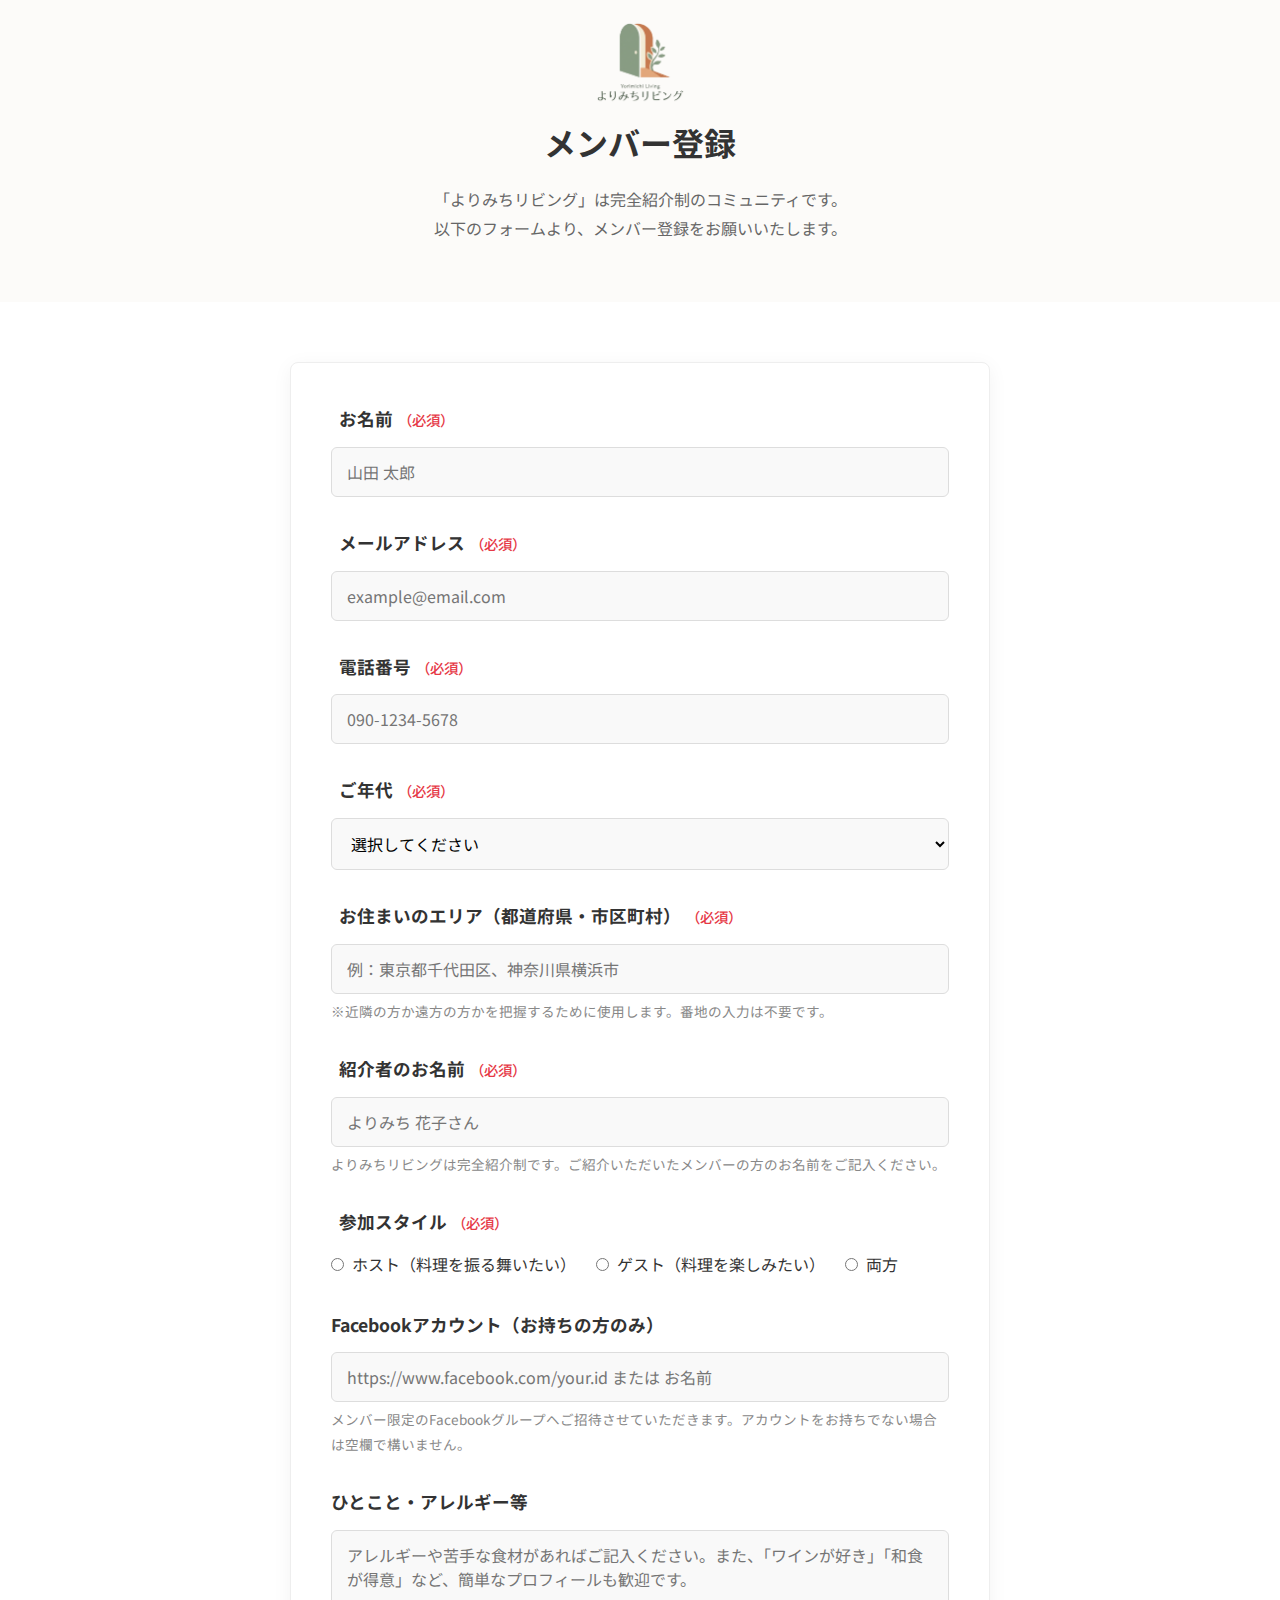
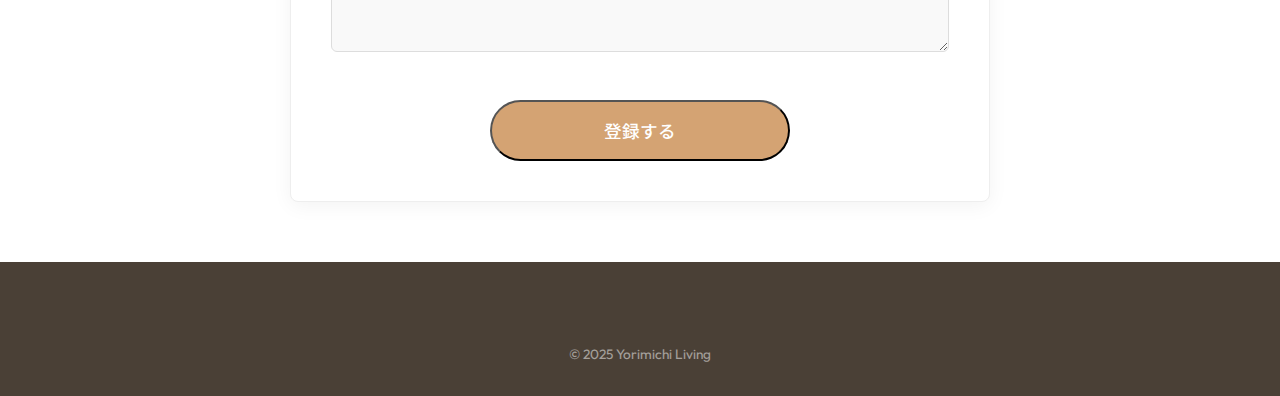
<file: register.html>
<!DOCTYPE html>
<html lang="ja">

<head>
    <meta charset="UTF-8">
    <meta name="viewport" content="width=device-width, initial-scale=1.0">
    <title>メンバー登録 | Yorimichi Living</title>
    <link rel="icon" type="image/png" href="assets/images/logo-transparent.png">
    <meta name="robots" content="noindex, nofollow">
    <meta name="description" content="Yorimichi Living メンバー登録フォーム">
    <meta http-equiv="Cache-Control" content="no-cache, no-store, must-revalidate">
    <meta http-equiv="Pragma" content="no-cache">
    <meta http-equiv="Expires" content="0">

    <!-- Fonts -->
    <link rel="preconnect" href="https://fonts.googleapis.com">
    <link rel="preconnect" href="https://fonts.gstatic.com" crossorigin>
    <link
        href="https://fonts.googleapis.com/css2?family=Noto+Sans+JP:wght@400;500;700&family=Outfit:wght@300;400;500&display=swap"
        rel="stylesheet">
    <link href="https://fonts.googleapis.com/css2?family=Noto+Serif+JP:wght@400;500;700&display=swap" rel="stylesheet">


    <!-- Styles -->
    <link rel="stylesheet" href="css/style.css?v=20251223-1">
    <style>
        /* Specific overrides for this standalone page */
        .site-header {
            box-shadow: none;
            position: absolute;
            background: transparent;
        }

        .header-container {
            justify-content: center;
        }

        .site-nav,
        .hamburger-menu {
            display: none !important;
        }

        .registration-hero {
            padding: 120px 0 60px;
            background-color: #fcfbf9;
            text-align: center;
        }

        .page-title {
            font-size: 2rem;
            margin-bottom: 20px;
            color: #333;
        }

        .page-desc {
            max-width: 600px;
            margin: 0 auto;
            line-height: 1.8;
            color: #666;
        }

        .form-section {
            background-color: #fff;
            padding: 60px 0;
        }

        .form-container {
            max-width: 700px;
            margin: 0 auto;
            padding: 40px;
            box-shadow: 0 4px 20px rgba(0, 0, 0, 0.05);
            border-radius: 8px;
            background: #fff;
        }

        .form-group {
            margin-bottom: 30px;
        }

        .form-label {
            display: block;
            margin-bottom: 12px;
            font-size: 1.1rem;
            /* Larger text */
            font-weight: 700;
            color: #333;
        }

        .form-label.required {
            background: transparent !important;
            color: #333 !important;
            padding: 0 !important;
            display: block;
            /* Ensure it stays block like form-label */
        }

        .form-label.required::after {
            content: "（必須）";
            display: inline-block;
            background: transparent !important;
            color: #e63946;
            font-size: 0.9rem;
            margin-left: 5px;
            font-weight: 500;
        }

        .form-input,
        .form-select,
        .form-textarea {
            width: 100%;
            padding: 12px 15px;
            border: 1px solid #ddd;
            border-radius: 6px;
            /* Slightly softer */
            font-size: 1rem;
            font-family: inherit;
            background-color: #f9f9f9;
            /* Slight background for input */
            transition: all 0.3s;
        }

        .form-input:focus,
        .form-select:focus,
        .form-textarea:focus {
            border-color: #d4a373;
            background-color: #fff;
            outline: none;
            box-shadow: 0 0 0 3px rgba(212, 163, 115, 0.2);
        }

        .radio-group {
            display: flex;
            flex-wrap: wrap;
            gap: 20px;
            margin-top: 10px;
        }

        .radio-label {
            display: flex;
            align-items: center;
            cursor: pointer;
            font-weight: 400;
        }

        .radio-label input {
            margin-right: 8px;
            accent-color: #d4a373;
        }

        .form-submit {
            text-align: center;
            margin-top: 40px;
        }

        .btn-submit {
            min-width: 200px;
        }
    </style>
</head>

<body>
    <!-- Header: Just Logo -->
    <header class="site-header">
        <div class="container header-container">
            <h1 class="logo">
                <a href="index.html">
                    <img src="assets/images/logo-transparent.png" alt="Yorimichi Living">
                </a>
            </h1>
        </div>
    </header>

    <main>
        <section class="registration-hero">
            <div class="container">
                <h1 class="page-title">メンバー登録</h1>
                <p class="page-desc">
                    「よりみちリビング」は完全紹介制のコミュニティです。<br>
                    以下のフォームより、メンバー登録をお願いいたします。
                </p>
            </div>
        </section>

        <section class="form-section">
            <div class="container">
                <div class="form-container">
                    <div id="form-success" class="form-success-message" style="display:none; text-align:center;">
                        <h3 style="color:#d4a373; margin-bottom:15px;">ご登録ありがとうございます</h3>
                        <p>フォームが送信されました。<br>自動返信メールをご確認ください。</p>
                        <p style="margin-top:20px;"><a href="index.html"
                                style="text-decoration:underline;">トップページへ戻る</a></p>
                    </div>

                    <form id="register-form" class="contact-form" action="php/register.php" method="POST">
                        <!-- Name -->
                        <div class="form-group">
                            <label for="name" class="form-label required">お名前</label>
                            <input type="text" id="name" name="name" class="form-input" placeholder="山田 太郎" required>
                        </div>

                        <!-- Email -->
                        <div class="form-group">
                            <label for="email" class="form-label required">メールアドレス</label>
                            <input type="email" id="email" name="email" class="form-input"
                                placeholder="example@email.com" required>
                        </div>

                        <!-- Phone -->
                        <div class="form-group">
                            <label for="phone" class="form-label required">電話番号</label>
                            <input type="tel" id="phone" name="phone" class="form-input" placeholder="090-1234-5678"
                                required>
                        </div>

                        <!-- Age -->
                        <div class="form-group">
                            <label for="age" class="form-label required">ご年代</label>
                            <select id="age" name="age" class="form-select" required>
                                <option value="" disabled selected>選択してください</option>
                                <option value="20s">20代</option>
                                <option value="30s">30代</option>
                                <option value="40s">40代</option>
                                <option value="50s">50代</option>
                                <option value="60s+">60代以上</option>
                                <option value="secret">ナイショ</option>
                            </select>
                        </div>

                        <!-- Address -->
                        <div class="form-group">
                            <label for="address" class="form-label required">お住まいのエリア（都道府県・市区町村）</label>
                            <input type="text" id="address" name="address" class="form-input"
                                placeholder="例：東京都千代田区、神奈川県横浜市" required>
                            <p style="font-size:0.85rem; color:#888; margin-top:5px;">
                                ※近隣の方か遠方の方かを把握するために使用します。番地の入力は不要です。
                            </p>
                        </div>

                        <!-- Referrer -->
                        <div class="form-group">
                            <label for="referrer" class="form-label required">紹介者のお名前</label>
                            <input type="text" id="referrer" name="referrer" class="form-input" placeholder="よりみち 花子さん"
                                required>
                            <p style="font-size:0.85rem; color:#888; margin-top:5px;">
                                よりみちリビングは完全紹介制です。ご紹介いただいたメンバーの方のお名前をご記入ください。
                            </p>
                        </div>

                        <!-- Participation Style -->
                        <div class="form-group">
                            <label class="form-label required">参加スタイル</label>
                            <div class="radio-group">
                                <label class="radio-label">
                                    <input type="radio" name="participation_type" value="host" required>
                                    ホスト（料理を振る舞いたい）
                                </label>
                                <label class="radio-label">
                                    <input type="radio" name="participation_type" value="guest">
                                    ゲスト（料理を楽しみたい）
                                </label>
                                <label class="radio-label">
                                    <input type="radio" name="participation_type" value="both">
                                    両方
                                </label>
                            </div>
                        </div>

                        <!-- FB Account -->
                        <div class="form-group">
                            <label for="fb_account" class="form-label">Facebookアカウント（お持ちの方のみ）</label>
                            <input type="text" id="fb_account" name="fb_account" class="form-input"
                                placeholder="https://www.facebook.com/your.id または お名前">
                            <p style="font-size:0.85rem; color:#888; margin-top:5px;">
                                メンバー限定のFacebookグループへご招待させていただきます。アカウントをお持ちでない場合は空欄で構いません。
                            </p>
                        </div>

                        <!-- Bio / Message -->
                        <div class="form-group">
                            <label for="message" class="form-label">ひとこと・アレルギー等</label>
                            <textarea id="message" name="message" class="form-textarea" rows="4"
                                placeholder="アレルギーや苦手な食材があればご記入ください。また、「ワインが好き」「和食が得意」など、簡単なプロフィールも歓迎です。"></textarea>
                        </div>

                        <!-- Honeypot -->
                        <div style="display:none;">
                            <label for="confirm_code">Do not fill this field</label>
                            <input type="text" id="confirm_code" name="confirm_code" tabindex="-1" autocomplete="off">
                        </div>

                        <div class="form-submit">
                            <button type="submit" class="btn btn-primary btn-submit">登録する</button>
                        </div>
                    </form>
                </div>
            </div>
        </section>
    </main>

    <footer class="site-footer">
        <div class="container">
            <div class="footer-bottom">
                <p class="copyright" style="width:100%; text-align:center;">&copy; 2025 Yorimichi Living</p>
            </div>
        </div>
    </footer>

    <!-- Handling Script -->
    <script>
        document.getElementById('register-form').addEventListener('submit', function (e) {
            e.preventDefault();
            const form = this;
            const btn = form.querySelector('.btn-submit');
            const originalText = btn.textContent;

            btn.textContent = '送信中...';
            btn.disabled = true;

            const formData = new FormData(form);

            fetch('php/register.php', {
                method: 'POST',
                body: formData
            })
                .then(response => response.json())
                .then(data => {
                    if (data.result === 'success') {
                        form.style.display = 'none';
                        document.getElementById('form-success').style.display = 'block';
                        window.scrollTo({ top: 0, behavior: 'smooth' });
                    } else {
                        alert('エラーが発生しました: ' + (data.message || 'Unknown error'));
                        btn.textContent = originalText;
                        btn.disabled = false;
                    }
                })
                .catch(error => {
                    console.error('Error:', error);
                    alert('送信中にエラーが発生しました。時間をおいて再度お試しください。');
                    btn.textContent = originalText;
                    btn.disabled = false;
                });
        });
    </script>
</body>

</html>
</file>
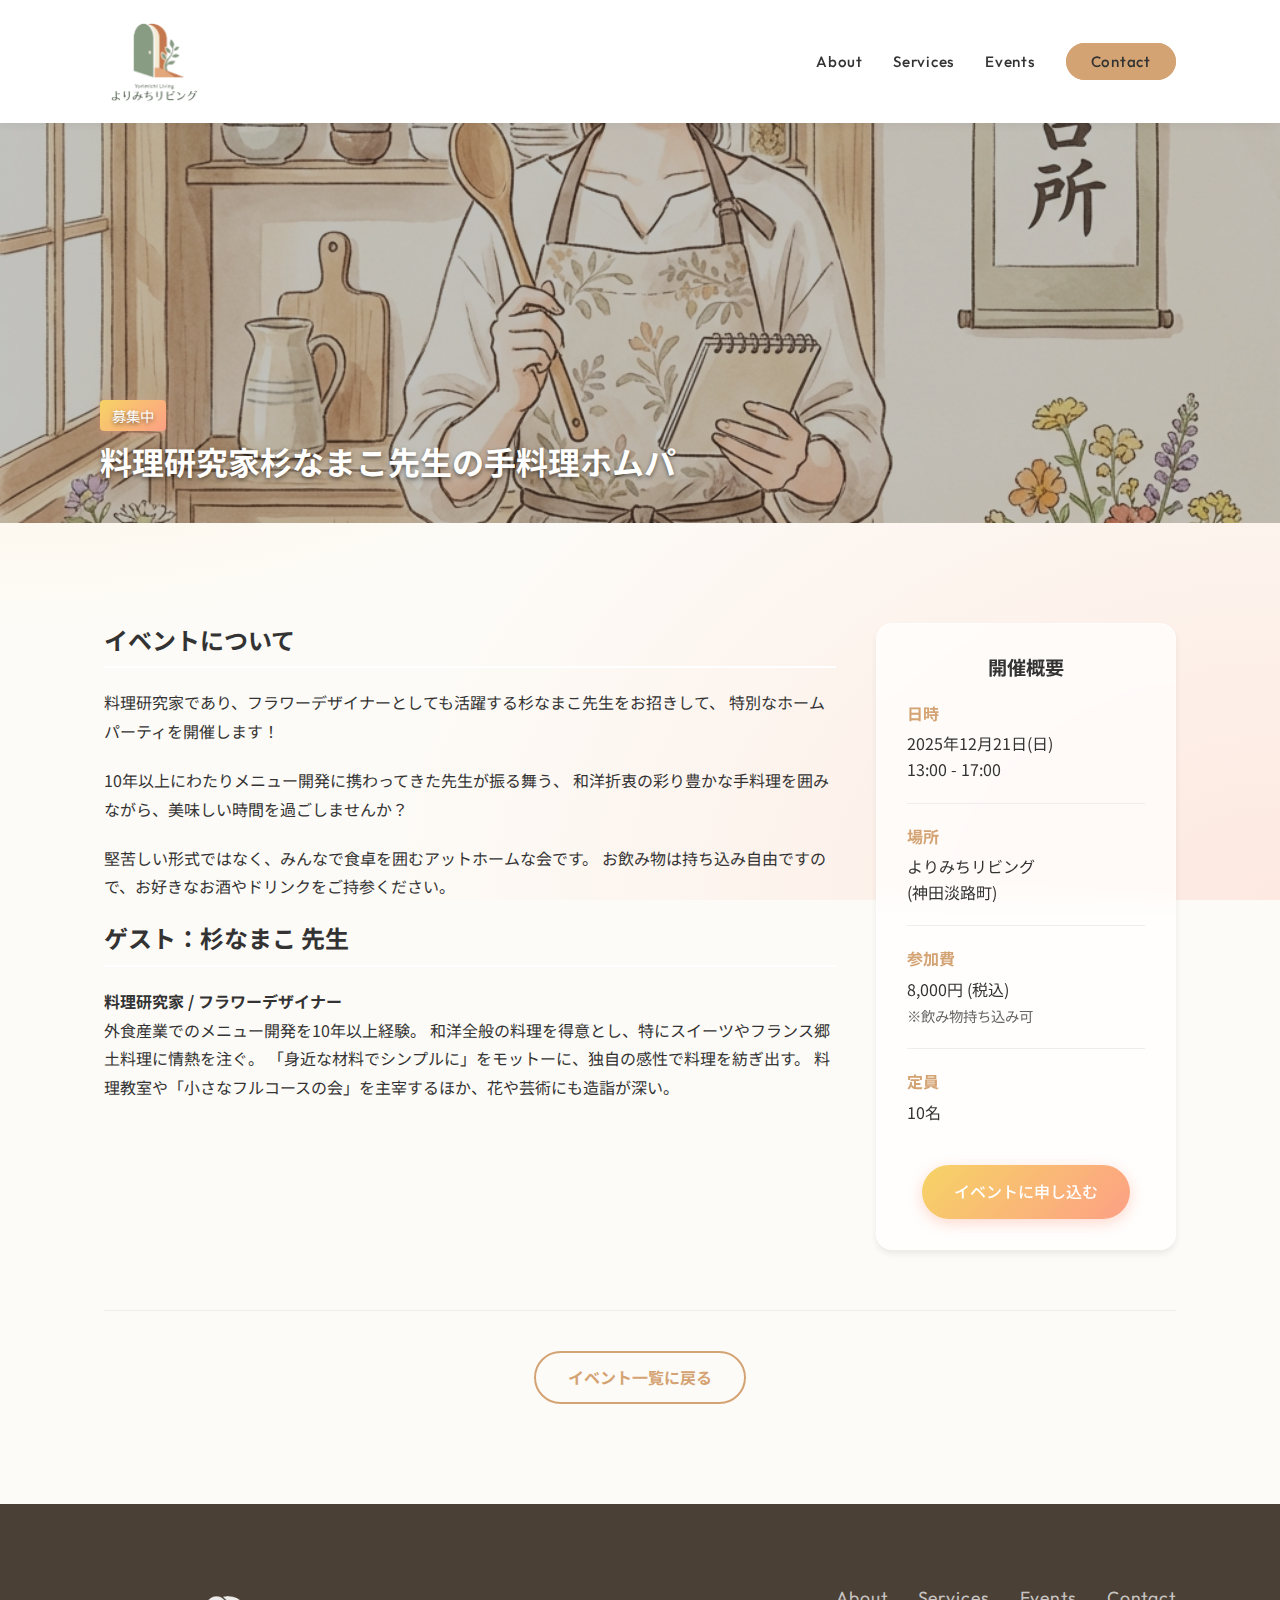
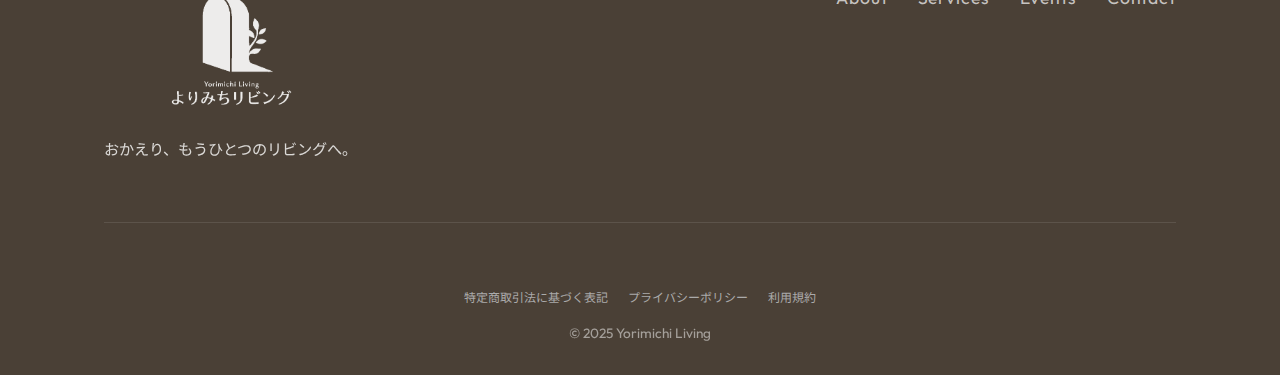
<file: events/2025-12-21-namako-recruitment.html>
<!DOCTYPE html>
<html lang="ja">

<head>
    <meta charset="UTF-8">
    <meta name="viewport" content="width=device-width, initial-scale=1.0">
    <title>料理研究家杉なまこ先生の手料理ホムパ | Yorimichi Living</title>
    <link rel="icon" type="image/png" href="../assets/images/logo-transparent.png">
    <meta name="description" content="料理研究家・杉なまこ先生による手料理ホームパーティ。12/21(日)開催。">

    <!-- Fonts -->
    <link rel="preconnect" href="https://fonts.googleapis.com">
    <link rel="preconnect" href="https://fonts.gstatic.com" crossorigin>
    <link
        href="https://fonts.googleapis.com/css2?family=Noto+Sans+JP:wght@400;500;700&family=Outfit:wght@300;400;500&display=swap"
        rel="stylesheet">

    <!-- Styles -->
    <link rel="stylesheet" href="../css/design_preview.css">
</head>

<body>
    <!-- Header -->
    <header class="site-header">
        <div class="container header-container">
            <h1 class="logo">
                <a href="../index.html">
                    <img src="../assets/images/logo-transparent.png" alt="Yorimichi Living">
                </a>
            </h1>
            <nav class="site-nav">
                <ul class="nav-list">
                    <li><a href="../index.html#about">About</a></li>
                    <li><a href="../index.html#services">Services</a></li>
                    <li><a href="../events/index.html" class="active">Events</a></li>
                    <li><a href="../index.html#form" class="btn-nav">Contact</a></li>
                </ul>
            </nav>
            <button class="hamburger-menu" aria-label="Menu">
                <span></span>
                <span></span>
                <span></span>
            </button>
        </div>
    </header>

    <main>
        <!-- Event Hero -->
        <section class="event-hero">
            <div class="event-hero-bg">
                <img src="../assets/images/event_namako.png?v=4" alt="料理研究家杉なまこ先生の手料理ホムパ">
            </div>
            <div class="container event-hero-content">
                <span class="event-hero-tag">募集中</span>
                <h2 class="event-hero-title">料理研究家杉なまこ先生の手料理ホムパ</h2>
            </div>
        </section>

        <!-- Event Details -->
        <section class="section event-detail-section">
            <div class="container">
                <div class="event-detail-grid">
                    <!-- Main Content -->
                    <div class="event-main">
                        <div class="event-description">
                            <h3>イベントについて</h3>
                            <p>
                                料理研究家であり、フラワーデザイナーとしても活躍する杉なまこ先生をお招きして、
                                特別なホームパーティを開催します！
                            </p>
                            <p>
                                10年以上にわたりメニュー開発に携わってきた先生が振る舞う、
                                和洋折衷の彩り豊かな手料理を囲みながら、美味しい時間を過ごしませんか？
                            </p>
                            <p>
                                堅苦しい形式ではなく、みんなで食卓を囲むアットホームな会です。
                                お飲み物は持ち込み自由ですので、お好きなお酒やドリンクをご持参ください。
                            </p>

                            <h3>ゲスト：杉なまこ 先生</h3>
                            <p>
                                <strong>料理研究家 / フラワーデザイナー</strong><br>
                                外食産業でのメニュー開発を10年以上経験。
                                和洋全般の料理を得意とし、特にスイーツやフランス郷土料理に情熱を注ぐ。
                                「身近な材料でシンプルに」をモットーに、独自の感性で料理を紡ぎ出す。
                                料理教室や「小さなフルコースの会」を主宰するほか、花や芸術にも造詣が深い。
                            </p>
                        </div>
                    </div>

                    <!-- Sidebar Info -->
                    <div class="event-sidebar">
                        <div class="event-info-card">
                            <h3 class="info-title">開催概要</h3>
                            <dl class="info-list">
                                <dt>日時</dt>
                                <dd>2025年12月21日(日)<br>13:00 - 17:00</dd>

                                <dt>場所</dt>
                                <dd>よりみちリビング<br>(神田淡路町)</dd>

                                <dt>参加費</dt>
                                <dd>8,000円 (税込)<br><span style="font-size:0.9em; color:#666;">※飲み物持ち込み可</span></dd>

                                <dt>定員</dt>
                                <dd>10名</dd>
                            </dl>
                            <div class="info-cta">
                                <a href="apply.html?event=12/21 料理研究家杉なまこ先生の手料理ホムパ"
                                    class="btn btn-primary btn-lg">イベントに申し込む</a>
                            </div>
                        </div>
                    </div>
                </div>

                <div class="event-footer-nav">
                    <a href="index.html" class="btn btn-outline">イベント一覧に戻る</a>
                </div>
            </div>
        </section>
    </main>

    <!-- Footer -->
    <footer class="site-footer">
        <div class="container">
            <div class="footer-content">
                <div class="footer-brand">
                    <div class="footer-logo">
                        <img src="../assets/images/logo-transparent.png" alt="Yorimichi Living">
                    </div>
                    <p class="footer-concept">おかえり、もうひとつのリビングへ。</p>
                </div>
                <nav class="footer-nav">
                    <ul class="footer-links">
                        <li><a href="../index.html#about">About</a></li>
                        <li><a href="../index.html#services">Services</a></li>
                        <li><a href="../events/index.html">Events</a></li>
                        <li><a href="../index.html#form">Contact</a></li>
                    </ul>
                </nav>
            </div>
            <div class="footer-bottom">
                <ul class="footer-legal-links">
                    <li><a href="../legal/tokushoho.html">特定商取引法に基づく表記</a></li>
                    <li><a href="../legal/privacy.html">プライバシーポリシー</a></li>
                    <li><a href="../legal/terms.html">利用規約</a></li>
                </ul>
                <p class="copyright">&copy; 2025 Yorimichi Living</p>
            </div>
        </div>
    </footer>

    <!-- Scripts -->
    <script src="../js/script.js?v=20251204-1"></script>
</body>

</html>
</file>
<file: css/design_preview.css>
/* Variables */
:root {
    /* Colors */
    --color-bg: #f9f9f9;
    /* Slightly darker bg to make white cards pop */
    --color-bg-sub: #f9f9f9;
    --color-bg-accent-light: #f4efe9;
    /* 少し温かみのある薄いベージュ */
    --color-text: #333333;
    --color-text-light: #666666;
    --color-accent: #d4a373;
    /* Warm Brown/Beige */
    --color-accent-hover: #b08d55;
    --color-bg-alt: #ffffff;
    --color-border: #eeeeee;
    --color-white: #ffffff;

    /* Fonts */
    --font-ja: 'Noto Sans JP', sans-serif;
    --font-en: 'Outfit', sans-serif;

    /* Spacing */
    --spacing-section: 100px;
    /* PC default */
    --spacing-section-sp: 60px;
    /* SP default */
    --container-width: 1120px;
    --container-padding: 24px;

    /* Border Radius */
    --radius-sm: 4px;
    --radius-md: 8px;
    --radius-lg: 16px;

    /* Transitions */
    --transition-base: 0.3s ease;

    /* Shadows */
    --shadow-sm: 0 2px 4px rgba(0, 0, 0, 0.05);
    --shadow-md: 0 4px 6px rgba(0, 0, 0, 0.07);
    --shadow-lg: 0 10px 15px rgba(0, 0, 0, 0.1);

    --gradient-primary: linear-gradient(135deg, #f6d365 0%, #fda085 100%);
    --gradient-text: linear-gradient(45deg, #FF8008, #FFC837);
    --glass-bg: rgba(255, 255, 255, 0.7);
    --glass-border: 1px solid rgba(255, 255, 255, 0.5);
    --glass-blur: blur(12px);
}

/* Reset & Base */
*,
*::before,
*::after {
    box-sizing: border-box;
    margin: 0;
    padding: 0;
}

html {
    scroll-behavior: smooth;
}

body {
    font-family: var(--font-ja);
    color: var(--color-text);
    line-height: 1.6;
    background-color: #fdfbf7;
    /* Warm off-white background */
    background-image:
        radial-gradient(at 0% 0%, rgba(255, 200, 55, 0.2) 0px, transparent 50%),
        radial-gradient(at 100% 100%, rgba(253, 160, 133, 0.2) 0px, transparent 50%);
    background-attachment: fixed;
    -webkit-font-smoothing: antialiased;
    -moz-osx-font-smoothing: grayscale;
}

img {
    max-width: 100%;
    height: auto;
    display: block;
}

a {
    text-decoration: none;
    color: inherit;
    transition: var(--transition-base);
}

ul {
    list-style: none;
}

/* Typography */
h1,
h2,
h3,
h4,
h5,
h6 {
    font-weight: 700;
    line-height: 1.4;
}

.en-font {
    font-family: var(--font-en);
}

/* Layout Utilities */
.container {
    width: 100%;
    max-width: var(--container-width);
    margin: 0 auto;
    padding: 0 var(--container-padding);
}

.section {
    padding-block: var(--spacing-section);
}

@media (max-width: 768px) {
    .section {
        padding-block: var(--spacing-section-sp);
    }
}

/* Common Components */
.btn {
    display: inline-flex;
    justify-content: center;
    align-items: center;
    padding: 14px 32px;
    border-radius: 50px;
    /* Pill shape */
    font-weight: 500;
    cursor: pointer;
    transition: var(--transition-base);
    font-family: var(--font-ja);
    border: none;
}

.btn-primary {
    background-image: var(--gradient-primary);
    color: var(--color-white);
    border: none;
    box-shadow: 0 4px 15px rgba(253, 160, 133, 0.4);
}

.btn-primary:hover {
    transform: translateY(-2px);
    box-shadow: 0 8px 20px rgba(253, 160, 133, 0.6);
}

.site-header {
    background-color: var(--color-white);
    width: 100%;
    z-index: 100;
    padding: 15px 0;
    box-shadow: 0 2px 10px rgba(0, 0, 0, 0.05);
    position: relative;
}

.header-container {
    display: flex;
    justify-content: space-between;
    align-items: center;
}

.logo {
    width: 100px;
    /* Slightly smaller for header balance */
}

.logo a {
    display: block;
}

.logo img {
    width: 100%;
    height: auto;
}

/* Navigation */
.site-nav {
    display: block;
}

.nav-list {
    display: flex;
    gap: 30px;
    align-items: center;
}

.nav-list a {
    color: var(--color-text);
    font-weight: 500;
    font-size: 0.95rem;
    letter-spacing: 0.05em;
    position: relative;
    font-family: var(--font-en);
}

.nav-list a:not(.btn-nav)::after {
    content: '';
    position: absolute;
    bottom: -4px;
    left: 0;
    width: 0;
    height: 1px;
    background-color: var(--color-accent);
    transition: width 0.3s ease;
}

.nav-list a:not(.btn-nav):hover::after {
    width: 100%;
}

.btn-nav {
    background-color: var(--color-accent);
    color: var(--color-white);
    padding: 8px 24px;
    border-radius: 50px;
    border: 1px solid var(--color-accent);
    transition: var(--transition-base);
}

.btn-nav:hover {
    background-color: var(--color-accent-hover);
    color: var(--color-white);
    transform: translateY(-2px);
}

/* Hamburger Menu */
.hamburger-menu {
    display: none;
    background: none;
    border: none;
    cursor: pointer;
    padding: 10px;
    z-index: 1001;
}

.hamburger-menu span {
    display: block;
    width: 25px;
    height: 2px;
    background-color: var(--color-text);
    margin: 5px 0;
    transition: var(--transition-base);
}

/* Mobile Navigation */
@media (max-width: 768px) {
    .hamburger-menu {
        display: block;
    }

    .site-nav {
        position: fixed;
        top: 0;
        right: -100%;
        width: 100%;
        height: 100vh;
        background-color: var(--color-white);
        padding-top: 80px;
        transition: right 0.3s ease-in-out;
        box-shadow: -2px 0 10px rgba(0, 0, 0, 0.1);
        display: block;
        /* Override display: none */
    }

    .site-nav.active {
        right: 0;
    }

    .nav-list {
        flex-direction: column;
        gap: 40px;
    }

    .nav-list a {
        font-size: 1.2rem;
        color: var(--color-text);
    }

    /* Hamburger Animation */
    .hamburger-menu.active span:nth-child(1) {
        transform: rotate(45deg) translate(5px, 5px);
    }

    .hamburger-menu.active span:nth-child(2) {
        opacity: 0;
    }

    .hamburger-menu.active span:nth-child(3) {
        transform: rotate(-45deg) translate(5px, -5px);
    }
}

.section-header {
    margin-bottom: 60px;
    text-align: center;
}

/* ... (rest of the file) ... */

/* Footer */
.site-footer {
    background-color: #333;
    color: var(--color-white);
    padding: 60px 0;
    text-align: center;
}

.footer-logo {
    width: 150px;
    margin: 0 auto 30px;
}

.footer-logo img {
    width: 100%;
    height: auto;
}

.copyright {
    font-size: 0.9rem;
    opacity: 0.7;
    font-family: var(--font-en);
}

.section-title-ja {
    font-size: 2rem;
    margin-bottom: 8px;
}

.section-title-en {
    font-family: var(--font-en);
    font-size: 1rem;
    color: var(--color-accent);
    letter-spacing: 0.1em;
    text-transform: uppercase;
}

@media (max-width: 768px) {
    .section-title-ja {
        font-size: 1.5rem;
    }

    .section-header {
        margin-bottom: 40px;
    }
}

/* Hero Section */
.hero-section {
    position: relative;
    height: 600px;
    /* Reduced height since header is separate */
    display: flex;
    align-items: center;
    color: var(--color-white);
    overflow: hidden;
}

.hero-bg {
    position: absolute;
    top: 0;
    left: 0;
    width: 100%;
    height: 100%;
    z-index: -1;
}

.hero-bg img {
    width: 100%;
    height: 100%;
    object-fit: cover;
    filter: brightness(0.6);
    /* Darken for text readability */
}

.hero-content {
    position: relative;
    z-index: 1;
    text-align: center;
}

.hero-subtitle {
    font-size: 1.2rem;
    letter-spacing: 0.2em;
    margin-bottom: 1.5rem;
    text-transform: uppercase;
    opacity: 0.9;
}

.hero-title {
    font-size: 3.5rem;
    font-weight: 700;
    line-height: 1.3;
    margin-bottom: 2rem;
    text-shadow: 0 2px 4px rgba(0, 0, 0, 0.3);
}

.hero-title .d-block {
    display: block;
}

.hero-description {
    font-size: 1.1rem;
    line-height: 2;
    margin-bottom: 3rem;
    opacity: 0.95;
}

@media (max-width: 768px) {
    .hero-title {
        font-size: 2rem;
    }

    .hero-description {
        font-size: 1rem;

        br {
            display: none;
        }
    }
}

/* About Section */
.about-section {
    background-color: var(--color-bg-accent-light);
}

.about-content {
    display: flex;
    align-items: center;
    gap: 60px;
    justify-content: space-between;
}

.about-text {
    flex: 1;
}

.about-lead {
    font-size: 1.8rem;
    color: var(--color-accent);
    margin-bottom: 2rem;
    line-height: 1.6;
}

.about-text p {
    margin-bottom: 1.5rem;
    font-size: 1.05rem;
}

.about-image {
    flex: 1;
    max-width: 500px;
}

.about-image img {
    border-radius: var(--radius-lg);
    box-shadow: 0 10px 30px rgba(0, 0, 0, 0.05);
}

@media (max-width: 768px) {
    .about-content {
        flex-direction: column;
        gap: 40px;
    }

    .about-lead {
        font-size: 1.5rem;
        text-align: center;
    }

    .about-image {
        width: 100%;
        max-width: 100%;
    }
}

/* Service Lines Section */
.services-grid {
    display: grid;
    grid-template-columns: repeat(2, 1fr);
    gap: 40px;
    max-width: 900px;
    margin: 0 auto;
}

.service-card {
    background: var(--color-white);
    padding: 40px;
    border-radius: var(--radius-lg);
    text-align: center;
    border: 1px solid #eee;
    transition: var(--transition-base);
}

.service-card:hover {
    transform: translateY(-5px);
    box-shadow: 0 10px 30px rgba(0, 0, 0, 0.05);
    border-color: var(--color-accent);
}

.service-icon {
    font-size: 3rem;
    margin-bottom: 1.5rem;
}

.service-title {
    font-size: 1.5rem;
    margin-bottom: 1rem;
    color: var(--color-text);
}

.service-desc {
    margin-bottom: 2rem;
    font-size: 0.95rem;
    color: var(--color-text-light);
}

.service-features {
    text-align: left;
    background: var(--color-bg-sub);
    padding: 20px;
    border-radius: var(--radius-md);
}

.service-features li {
    margin-bottom: 8px;
    padding-left: 1.5em;
    position: relative;
    font-size: 0.9rem;
}

.service-features li::before {
    content: "●";
    color: var(--color-accent);
    position: absolute;
    left: 0;
    font-size: 0.8em;
    top: 0.2em;
}

.service-features li:last-child {
    margin-bottom: 0;
}

@media (max-width: 768px) {
    .services-grid {
        grid-template-columns: 1fr;
        gap: 24px;
    }
}

/* Target Section */
.target-section {
    background-color: var(--color-bg-accent-light);
}

.target-list {
    max-width: 800px;
    margin: 0 auto;
    background: var(--color-white);
    padding: 60px;
    border-radius: var(--radius-lg);
    box-shadow: 0 4px 20px rgba(0, 0, 0, 0.03);
}

.target-item {
    display: flex;
    align-items: center;
    margin-bottom: 24px;
    padding-bottom: 24px;
    border-bottom: 1px solid #f0f0f0;
}

.target-item:last-child {
    margin-bottom: 0;
    padding-bottom: 0;
    border-bottom: none;
}

.check-icon {
    display: inline-flex;
    justify-content: center;
    align-items: center;
    width: 32px;
    height: 32px;
    background-color: var(--color-accent);
    color: var(--color-white);
    border-radius: 50%;
    margin-right: 20px;
    font-size: 1rem;
    flex-shrink: 0;
}

.target-text {
    font-size: 1.1rem;
    font-weight: 500;
}

@media (max-width: 768px) {
    .target-list {
        padding: 30px;
    }

    .target-text {
        font-size: 1rem;
    }
}

/* Events Section */
.events-grid {
    display: grid;
    grid-template-columns: repeat(3, 1fr);
    gap: 30px;
    margin-bottom: 50px;
}

.event-card {
    background: var(--glass-bg);
    backdrop-filter: var(--glass-blur);
    -webkit-backdrop-filter: var(--glass-blur);
    border: var(--glass-border);
    border-radius: var(--radius-lg);
    overflow: hidden;
    box-shadow: var(--shadow-md);
    transition: transform 0.3s, box-shadow 0.3s;
}

.event-card:hover {
    transform: translateY(-5px);
    box-shadow: var(--shadow-lg);
}

.event-image {
    position: relative;
    height: 200px;
    background-color: #eee;
}

.event-image img {
    width: 100%;
    height: 100%;
    object-fit: cover;
}

.event-date {
    position: absolute;
    top: 15px;
    left: 15px;
    background: var(--color-white);
    padding: 8px 12px;
    border-radius: var(--radius-sm);
    text-align: center;
    line-height: 1;
    box-shadow: 0 2px 8px rgba(0, 0, 0, 0.1);
}

.event-date .month {
    display: block;
    font-size: 0.8rem;
    color: var(--color-text-light);
    margin-bottom: 2px;
}

.event-date .day {
    display: block;
    font-size: 1.2rem;
    font-weight: 700;
    color: var(--color-accent);
}

.event-content {
    padding: 20px;
}

.event-tag {
    display: inline-block;
    font-size: 0.8rem;
    color: var(--color-accent);
    border: 1px solid var(--color-accent);
    padding: 2px 8px;
    border-radius: 20px;
    margin-bottom: 10px;
}

.event-title {
    font-size: 1.1rem;
    margin-bottom: 10px;
    line-height: 1.5;
    display: -webkit-box;
    -webkit-line-clamp: 2;
    line-clamp: 2;
    -webkit-box-orient: vertical;
    overflow: hidden;
}

.event-info {
    font-size: 0.9rem;
    color: var(--color-text-light);
}

.events-more {
    text-align: center;
}

.btn-outline {
    display: inline-flex;
    justify-content: center;
    align-items: center;
    padding: 12px 32px;
    border-radius: 50px;
    font-weight: 700;
    cursor: pointer;
    transition: var(--transition-base);
    font-family: var(--font-ja);
    background-color: transparent;
    color: var(--color-accent);
    border: 2px solid var(--color-accent);
}

.btn-outline:hover {
    background-image: var(--gradient-primary);
    color: var(--color-white);
    border-color: transparent;
    box-shadow: 0 4px 15px rgba(253, 160, 133, 0.4);
    transform: translateY(-2px);
}

@media (max-width: 768px) {
    .events-grid {
        grid-template-columns: 1fr;
        gap: 24px;
    }
}

/* Safety Section */
.safety-section {
    background-color: var(--color-bg-accent-light);
}

.safety-grid {
    display: grid;
    grid-template-columns: repeat(3, 1fr);
    gap: 40px;
    max-width: 1000px;
    margin: 0 auto;
}

.safety-item {
    text-align: center;
    background: var(--color-white);
    padding: 40px 24px;
    border-radius: var(--radius-lg);
    box-shadow: 0 4px 15px rgba(0, 0, 0, 0.03);
}

.safety-icon {
    font-size: 3rem;
    margin-bottom: 1.5rem;
}

.safety-title {
    font-size: 1.3rem;
    margin-bottom: 1rem;
    color: var(--color-text);
}

.safety-desc {
    font-size: 0.95rem;
    color: var(--color-text-light);
    line-height: 1.8;
}

@media (max-width: 768px) {
    .safety-grid {
        grid-template-columns: 1fr;
        gap: 24px;
    }
}

/* Roles Section */
.roles-container {
    display: flex;
    justify-content: center;
    gap: 40px;
    max-width: 900px;
    margin: 0 auto;
}

.role-card {
    flex: 1;
    background: var(--color-white);
    border-radius: var(--radius-lg);
    overflow: hidden;
    box-shadow: 0 4px 20px rgba(0, 0, 0, 0.05);
    border: 1px solid #eee;
}

.role-header {
    padding: 30px;
    text-align: center;
    background-color: var(--color-bg-sub);
    border-bottom: 1px solid #eee;
}

.role-title {
    font-family: var(--font-en);
    font-size: 2rem;
    color: var(--color-accent);
    margin-bottom: 5px;
}

.role-subtitle {
    font-size: 1rem;
    color: var(--color-text-light);
}

.role-body {
    padding: 40px 30px;
}

.role-list {
    margin-bottom: 30px;
}

.role-list li {
    margin-bottom: 12px;
    padding-left: 1.5em;
    position: relative;
}

.role-list li::before {
    content: "✔";
    color: var(--color-accent);
    position: absolute;
    left: 0;
}

.role-message {
    text-align: center;
    font-weight: 500;
    line-height: 1.8;
    color: var(--color-text);
}

@media (max-width: 768px) {
    .roles-container {
        flex-direction: column;
        gap: 24px;
    }
}

/* Flow Section */
.flow-section {
    background-color: var(--color-bg-accent-light);
}

.flow-steps {
    display: flex;
    justify-content: space-between;
    align-items: flex-start;
    max-width: 1000px;
    margin: 0 auto;
}

.flow-step {
    flex: 1;
    text-align: center;
    position: relative;
    padding: 0 10px;
}

.step-number {
    font-family: var(--font-en);
    font-size: 3rem;
    font-weight: 700;
    color: rgba(212, 163, 115, 0.2);
    /* Accent color with low opacity */
    line-height: 1;
    margin-bottom: -15px;
    position: relative;
    z-index: 0;
}

.step-title {
    font-size: 1.2rem;
    font-weight: 700;
    margin-bottom: 15px;
    position: relative;
    z-index: 1;
}

.step-desc {
    font-size: 0.9rem;
    color: var(--color-text-light);
    line-height: 1.6;
}

.step-arrow {
    width: 40px;
    height: 2px;
    background-color: #ddd;
    margin-top: 40px;
    position: relative;
}

.step-arrow::after {
    content: "";
    position: absolute;
    right: 0;
    top: -4px;
    width: 8px;
    height: 8px;
    border-top: 2px solid #ddd;
    border-right: 2px solid #ddd;
    transform: rotate(45deg);
}

@media (max-width: 768px) {
    .flow-steps {
        flex-direction: column;
        align-items: center;
        gap: 30px;
    }

    .step-arrow {
        width: 2px;
        height: 30px;
        margin: 0;
    }

    .step-arrow::after {
        right: -3px;
        top: auto;
        bottom: 0;
        transform: rotate(135deg);
    }

    .flow-step {
        width: 100%;
        padding-bottom: 10px;
    }
}

/* Form Section */
.form-container {
    max-width: 600px;
    margin: 0 auto;
    background: var(--color-white);
    padding: 60px;
    border-radius: var(--radius-lg);
    box-shadow: 0 4px 20px rgba(0, 0, 0, 0.05);
    border: 1px solid #eee;
}

.form-group {
    margin-bottom: 24px;
}

.form-label {
    display: block;
    font-weight: 700;
    margin-bottom: 8px;
    font-size: 0.95rem;
}

.required {
    display: inline-block;
    background-color: #ff6b6b;
    color: white;
    font-size: 0.7rem;
    padding: 2px 6px;
    border-radius: 4px;
    margin-left: 8px;
    vertical-align: middle;
}

.form-input,
.form-select,
.form-textarea {
    width: 100%;
    padding: 12px 16px;
    border: 1px solid #ddd;
    border-radius: var(--radius-md);
    font-size: 1rem;
    font-family: inherit;
    transition: var(--transition-base);
    background-color: #fcfcfc;
}

.form-input:focus,
.form-select:focus,
.form-textarea:focus {
    outline: none;
    border-color: var(--color-accent);
    background-color: var(--color-white);
    box-shadow: 0 0 0 3px rgba(212, 163, 115, 0.2);
}

.form-textarea {
    resize: vertical;
}

.form-submit {
    text-align: center;
    margin-top: 40px;
}

.btn-submit {
    width: 100%;
    max-width: 300px;
    font-size: 1.1rem;
    padding: 16px;
}

@media (max-width: 768px) {
    .form-container {
        padding: 30px 20px;
    }
}

/* Form Validation & States */
.form-input.error,
.form-select.error,
.form-textarea.error {
    border-color: #ff6b6b;
    background-color: #fff5f5;
}

.error-message {
    color: #ff6b6b;
    font-size: 0.85rem;
    margin-top: 6px;
    display: none;
    font-weight: 500;
}

.form-group.has-error .error-message {
    display: block;
}

.form-success-message {
    background-color: #d4edda;
    color: #155724;
    padding: 20px;
    border-radius: var(--radius-md);
    margin-bottom: 30px;
    text-align: center;
    border: 1px solid #c3e6cb;
    display: none;
}

.form-success-message.visible {
    display: block;
    animation: fadeIn 0.5s ease;
}

.btn-submit:disabled {
    opacity: 0.7;
    cursor: not-allowed;
    background-color: #999;
}

@keyframes fadeIn {
    from {
        opacity: 0;
        transform: translateY(-10px);
    }

    to {
        opacity: 1;
        transform: translateY(0);
    }
}


/* Footer */
.site-footer {
    background-color: #4a4036;
    /* Warm Dark Brown */
    color: var(--color-white);
    padding: 80px 0 30px;
}

.footer-content {
    display: flex;
    justify-content: space-between;
    align-items: flex-start;
    margin-bottom: 60px;
    border-bottom: 1px solid rgba(255, 255, 255, 0.1);
    padding-bottom: 60px;
}

.footer-brand {
    max-width: 300px;
}

.footer-logo {
    width: 140px;
    margin-bottom: 20px;
}

.footer-logo img {
    width: 100%;
    height: auto;
    filter: brightness(0) invert(1);
    /* Make logo white */
    opacity: 0.9;
}

.footer-concept {
    font-size: 0.95rem;
    line-height: 1.8;
    opacity: 0.8;
}

.footer-links {
    text-align: right;
    display: flex;
    gap: 30px;
    justify-content: flex-end;
}

.footer-links li {
    margin-bottom: 0;
}

.footer-links li:last-child {
    margin-bottom: 0;
}

.footer-links a {
    font-family: var(--font-en);
    font-size: 1.1rem;
    color: rgba(255, 255, 255, 0.7);
    transition: var(--transition-base);
    letter-spacing: 0.05em;
}

.footer-links a:hover {
    color: var(--color-white);
    padding-right: 5px;
}

.footer-bottom {
    text-align: center;
}

.copyright {
    font-size: 0.85rem;
    opacity: 0.5;
    font-family: var(--font-en);
}

@media (max-width: 768px) {
    .site-footer {
        padding: 60px 0 30px;
    }

    .footer-content {
        flex-direction: column;
        align-items: center;
        text-align: center;
        gap: 40px;
        margin-bottom: 40px;
        padding-bottom: 40px;
    }

    .footer-links {
        text-align: center;
    }
}

/* =========================================
   Event Pages
   ========================================= */

/* Page Hero (Common) */
.page-hero {
    background-color: var(--color-bg-alt);
    padding: 80px 0 40px;
    text-align: center;
}

.page-title {
    font-family: var(--font-en);
    font-size: 2.5rem;
    color: var(--color-accent);
    margin-bottom: 10px;
}

.page-subtitle {
    font-size: 1rem;
    color: var(--color-text-light);
}

/* Event List */
.event-link {
    display: block;
    height: 100%;
    transition: transform 0.3s ease;
}

.event-link:hover {
    transform: translateY(-5px);
}

.event-link:hover .event-title {
    color: var(--color-accent);
}

/* Event Detail Hero */
.event-hero {
    position: relative;
    color: var(--color-white);
    background-color: #333;
    /* Fallback */
}

.event-hero-bg {
    position: relative;
    height: 400px;
    overflow: hidden;
}

.event-hero-bg img {
    width: 100%;
    height: 100%;
    object-fit: cover;
    opacity: 0.7;
}

.event-hero-content {
    position: absolute;
    bottom: 0;
    left: 50%;
    transform: translateX(-50%);
    width: 100%;
    padding: 40px 20px;
    text-shadow: 0 2px 4px rgba(0, 0, 0, 0.5);
}

.event-hero-tag {
    display: inline-block;
    background-image: var(--gradient-primary);
    color: var(--color-white);
    padding: 4px 12px;
    border-radius: 4px;
    font-size: 0.9rem;
    margin-bottom: 10px;
    box-shadow: 0 2px 8px rgba(253, 160, 133, 0.4);
}

.event-hero-title {
    font-size: 2rem;
    font-weight: 700;
    line-height: 1.3;
}

/* Event Detail Content */
.event-detail-grid {
    display: grid;
    grid-template-columns: 1fr 300px;
    gap: 40px;
    margin-bottom: 60px;
    align-items: start;
}

.event-main {
    min-width: 0;
    /* Prevent grid blowout */
}

.event-description h3 {
    font-size: 1.5rem;
    margin-bottom: 20px;
    padding-bottom: 10px;
    border-bottom: 2px solid var(--color-bg-alt);
}

.event-description p {
    margin-bottom: 20px;
    line-height: 1.8;
}

.event-gallery {
    display: grid;
    grid-template-columns: repeat(auto-fit, minmax(200px, 1fr));
    gap: 20px;
    margin-top: 40px;
}

.event-gallery img {
    width: 100%;
    border-radius: var(--radius-md);
}

/* Sidebar */
.event-info-card {
    background: var(--glass-bg);
    backdrop-filter: var(--glass-blur);
    -webkit-backdrop-filter: var(--glass-blur);
    border: var(--glass-border);
    padding: 30px;
    border-radius: var(--radius-lg);
    box-shadow: var(--shadow-md);
    position: sticky;
    top: 100px;
}

.info-title {
    font-size: 1.2rem;
    margin-bottom: 20px;
    text-align: center;
}

.info-list dt {
    font-weight: 700;
    margin-bottom: 5px;
    color: var(--color-accent);
}

.info-list dd {
    margin-bottom: 20px;
    padding-bottom: 20px;
    border-bottom: 1px solid #eee;
}

.info-list dd:last-of-type {
    border-bottom: none;
}

.info-cta {
    text-align: center;
    margin-top: 20px;
}

.info-note {
    font-size: 0.8rem;
    color: var(--color-text-light);
    margin-top: 10px;
}

.event-footer-nav {
    text-align: center;
    margin-top: 40px;
    padding-top: 40px;
    border-top: 1px solid #eee;
}

/* Mobile Responsive */
@media (max-width: 768px) {
    .event-hero-bg {
        height: 300px;
    }

    .event-hero-title {
        font-size: 1.5rem;
    }

    .event-detail-grid {
        grid-template-columns: 1fr;
    }

    .event-info-card {
        position: static;
        margin-top: 40px;
    }
}

/* Footer Legal Links */
.footer-legal-links {
    display: flex;
    justify-content: center;
    gap: 20px;
    margin-bottom: 15px;
    flex-wrap: wrap;
    list-style: none;
    padding: 0;
    margin: 0 0 15px 0;
}

.footer-legal-links li {
    display: inline-block;
}

.footer-legal-links a {
    color: #aaa;
    text-decoration: none;
    transition: color 0.3s;
    font-size: 0.75rem;
}

.footer-legal-links a:hover {
    color: #fff;
}
</file>
<file: css/style.css>
/* Variables */
:root {
    /* Colors */
    --color-bg: #ffffff;
    --color-bg-sub: #f9f9f9;
    --color-bg-accent-light: #f4efe9;
    /* 少し温かみのある薄いベージュ */
    --color-text: #333333;
    --color-text-light: #666666;
    --color-accent: #d4a373;
    /* Warm Brown/Beige */
    --color-accent-hover: #b08d55;
    --color-white: #ffffff;

    /* Fonts */
    --font-ja: 'Noto Sans JP', sans-serif;
    --font-en: 'Outfit', sans-serif;

    /* Spacing */
    --spacing-section: 100px;
    /* PC default */
    --spacing-section-sp: 60px;
    /* SP default */
    --container-width: 1120px;
    --container-padding: 24px;

    /* Border Radius */
    --radius-sm: 4px;
    --radius-md: 8px;
    --radius-lg: 16px;

    /* Transitions */
    --transition-base: 0.3s ease;
}

/* Reset & Base */
*,
*::before,
*::after {
    box-sizing: border-box;
    margin: 0;
    padding: 0;
}

html {
    scroll-behavior: smooth;
}

body {
    font-family: var(--font-ja);
    color: var(--color-text);
    background-color: var(--color-bg);
    line-height: 1.8;
    -webkit-font-smoothing: antialiased;
    -moz-osx-font-smoothing: grayscale;
}

img {
    max-width: 100%;
    height: auto;
    display: block;
}

a {
    text-decoration: none;
    color: inherit;
    transition: var(--transition-base);
}

ul {
    list-style: none;
}

/* Typography */
h1,
h2,
h3,
h4,
h5,
h6 {
    font-weight: 700;
    line-height: 1.4;
}

.en-font {
    font-family: var(--font-en);
}

/* Layout Utilities */
.container {
    width: 100%;
    max-width: var(--container-width);
    margin: 0 auto;
    padding: 0 var(--container-padding);
}

.section {
    padding-block: var(--spacing-section);
}

@media (max-width: 768px) {
    .section {
        padding-block: var(--spacing-section-sp);
    }
}

/* Common Components */
.btn {
    display: inline-flex;
    justify-content: center;
    align-items: center;
    padding: 14px 32px;
    border-radius: 50px;
    /* Pill shape */
    font-weight: 500;
    cursor: pointer;
    transition: var(--transition-base);
    font-family: var(--font-ja);
}

.btn-primary {
    background-color: var(--color-accent);
    color: var(--color-white);
}

.btn-primary:hover {
    background-color: var(--color-accent-hover);
    transform: translateY(-2px);
    box-shadow: 0 4px 12px rgba(212, 163, 115, 0.3);
}

.site-header {
    background-color: var(--color-white);
    width: 100%;
    z-index: 100;
    padding: 15px 0;
    box-shadow: 0 2px 10px rgba(0, 0, 0, 0.05);
    position: relative;
}

.header-container {
    display: flex;
    justify-content: space-between;
    align-items: center;
}

.logo {
    width: 100px;
    /* Slightly smaller for header balance */
}

.logo a {
    display: block;
}

.logo img {
    width: 100%;
    height: auto;
}

/* Navigation */
.site-nav {
    display: block;
}

.nav-list {
    display: flex;
    gap: 30px;
    align-items: center;
}

.nav-list a {
    color: var(--color-text);
    font-weight: 500;
    font-size: 0.95rem;
    letter-spacing: 0.05em;
    position: relative;
    font-family: var(--font-en);
}

.nav-list a:not(.btn-nav)::after {
    content: '';
    position: absolute;
    bottom: -4px;
    left: 0;
    width: 0;
    height: 1px;
    background-color: var(--color-accent);
    transition: width 0.3s ease;
}

.nav-list a:not(.btn-nav):hover::after {
    width: 100%;
}

.btn-nav {
    background-color: var(--color-accent);
    color: var(--color-white);
    padding: 8px 24px;
    border-radius: 50px;
    border: 1px solid var(--color-accent);
    transition: var(--transition-base);
}

.btn-nav:hover {
    background-color: var(--color-accent-hover);
    color: var(--color-white);
    transform: translateY(-2px);
}

/* Hamburger Menu */
.hamburger-menu {
    display: none;
    background: none;
    border: none;
    cursor: pointer;
    padding: 10px;
    z-index: 1001;
}

.hamburger-menu span {
    display: block;
    width: 25px;
    height: 2px;
    background-color: var(--color-text);
    margin: 5px 0;
    transition: var(--transition-base);
}

/* Mobile Navigation */
@media (max-width: 768px) {
    .hamburger-menu {
        display: block;
    }

    .site-nav {
        position: fixed;
        top: 0;
        right: -100%;
        width: 100%;
        height: 100vh;
        background-color: var(--color-white);
        padding-top: 80px;
        transition: right 0.3s ease-in-out;
        box-shadow: -2px 0 10px rgba(0, 0, 0, 0.1);
        display: block;
        /* Override display: none */
    }

    .site-nav.active {
        right: 0;
    }

    .nav-list {
        flex-direction: column;
        gap: 40px;
    }

    .nav-list a {
        font-size: 1.2rem;
        color: var(--color-text);
    }

    /* Hamburger Animation */
    .hamburger-menu.active span:nth-child(1) {
        transform: rotate(45deg) translate(5px, 5px);
    }

    .hamburger-menu.active span:nth-child(2) {
        opacity: 0;
    }

    .hamburger-menu.active span:nth-child(3) {
        transform: rotate(-45deg) translate(5px, -5px);
    }
}

.section-header {
    margin-bottom: 60px;
    text-align: center;
}

/* ... (rest of the file) ... */

/* Footer */
.site-footer {
    background-color: #333;
    color: var(--color-white);
    padding: 60px 0;
    text-align: center;
}

.footer-logo {
    width: 150px;
    margin: 0 auto 30px;
}

.footer-logo img {
    width: 100%;
    height: auto;
}

.copyright {
    font-size: 0.9rem;
    opacity: 0.7;
    font-family: var(--font-en);
}

.section-title-ja {
    font-size: 2rem;
    margin-bottom: 8px;
}

.section-title-en {
    font-family: var(--font-en);
    font-size: 1rem;
    color: var(--color-accent);
    letter-spacing: 0.1em;
    text-transform: uppercase;
}

@media (max-width: 768px) {
    .section-title-ja {
        font-size: 1.5rem;
    }

    .section-header {
        margin-bottom: 40px;
    }
}

/* Hero Section */
.hero-section {
    position: relative;
    height: 600px;
    /* Reduced height since header is separate */
    display: flex;
    align-items: center;
    color: var(--color-white);
    overflow: hidden;
}

.hero-bg {
    position: absolute;
    top: 0;
    left: 0;
    width: 100%;
    height: 100%;
    z-index: -1;
}

.hero-bg img {
    width: 100%;
    height: 100%;
    object-fit: cover;
    filter: brightness(0.6);
    /* Darken for text readability */
}

.hero-content {
    position: relative;
    z-index: 1;
    text-align: center;
}

.hero-subtitle {
    font-size: 1.2rem;
    letter-spacing: 0.2em;
    margin-bottom: 1.5rem;
    text-transform: uppercase;
    opacity: 0.9;
}

.hero-title {
    font-size: 3.5rem;
    font-weight: 700;
    line-height: 1.3;
    margin-bottom: 2rem;
    text-shadow: 0 2px 4px rgba(0, 0, 0, 0.3);
}

.hero-title .d-block {
    display: block;
}

.hero-description {
    font-size: 1.1rem;
    line-height: 2;
    margin-bottom: 3rem;
    opacity: 0.95;
}

@media (max-width: 768px) {
    .hero-title {
        font-size: 2rem;
    }

    .hero-description {
        font-size: 1rem;

        br {
            display: none;
        }
    }
}

/* About Section */
.about-section {
    background-color: var(--color-bg-accent-light);
}

.about-content {
    display: flex;
    align-items: center;
    gap: 60px;
    justify-content: space-between;
}

.about-text {
    flex: 1;
}

.about-lead {
    font-size: 1.8rem;
    color: var(--color-accent);
    margin-bottom: 2rem;
    line-height: 1.6;
}

.about-text p {
    margin-bottom: 1.5rem;
    font-size: 1.05rem;
}

.about-image {
    flex: 1;
    max-width: 500px;
}

.about-image img {
    border-radius: var(--radius-lg);
    box-shadow: 0 10px 30px rgba(0, 0, 0, 0.05);
}

@media (max-width: 768px) {
    .about-content {
        flex-direction: column;
        gap: 40px;
    }

    .about-lead {
        font-size: 1.5rem;
        text-align: center;
    }

    .about-image {
        width: 100%;
        max-width: 100%;
    }
}

/* Service Lines Section */
.services-grid {
    display: grid;
    grid-template-columns: repeat(2, 1fr);
    gap: 40px;
    max-width: 900px;
    margin: 0 auto;
}

.service-card {
    background: var(--color-white);
    padding: 40px;
    border-radius: var(--radius-lg);
    text-align: center;
    border: 1px solid #eee;
    transition: var(--transition-base);
}

.service-card:hover {
    transform: translateY(-5px);
    box-shadow: 0 10px 30px rgba(0, 0, 0, 0.05);
    border-color: var(--color-accent);
}

.service-icon {
    font-size: 3rem;
    margin-bottom: 1.5rem;
}

.service-title {
    font-size: 1.5rem;
    margin-bottom: 1rem;
    color: var(--color-text);
}

.service-desc {
    margin-bottom: 2rem;
    font-size: 0.95rem;
    color: var(--color-text-light);
}

.service-features {
    text-align: left;
    background: var(--color-bg-sub);
    padding: 20px;
    border-radius: var(--radius-md);
}

.service-features li {
    margin-bottom: 8px;
    padding-left: 1.5em;
    position: relative;
    font-size: 0.9rem;
}

.service-features li::before {
    content: "●";
    color: var(--color-accent);
    position: absolute;
    left: 0;
    font-size: 0.8em;
    top: 0.2em;
}

.service-features li:last-child {
    margin-bottom: 0;
}

@media (max-width: 768px) {
    .services-grid {
        grid-template-columns: 1fr;
        gap: 24px;
    }
}

/* Target Section */
.target-section {
    background-color: var(--color-bg-accent-light);
}

.target-list {
    max-width: 800px;
    margin: 0 auto;
    background: var(--color-white);
    padding: 60px;
    border-radius: var(--radius-lg);
    box-shadow: 0 4px 20px rgba(0, 0, 0, 0.03);
}

.target-item {
    display: flex;
    align-items: center;
    margin-bottom: 24px;
    padding-bottom: 24px;
    border-bottom: 1px solid #f0f0f0;
}

.target-item:last-child {
    margin-bottom: 0;
    padding-bottom: 0;
    border-bottom: none;
}

.check-icon {
    display: inline-flex;
    justify-content: center;
    align-items: center;
    width: 32px;
    height: 32px;
    background-color: var(--color-accent);
    color: var(--color-white);
    border-radius: 50%;
    margin-right: 20px;
    font-size: 1rem;
    flex-shrink: 0;
}

.target-text {
    font-size: 1.1rem;
    font-weight: 500;
}

@media (max-width: 768px) {
    .target-list {
        padding: 30px;
    }

    .target-text {
        font-size: 1rem;
    }
}

/* Events Section */
.events-grid {
    display: grid;
    grid-template-columns: repeat(3, 1fr);
    gap: 30px;
    margin-bottom: 50px;
}

.event-card {
    background: var(--color-white);
    border-radius: var(--radius-md);
    overflow: hidden;
    box-shadow: 0 4px 15px rgba(0, 0, 0, 0.05);
    transition: var(--transition-base);
    cursor: pointer;
}

.event-card:hover {
    transform: translateY(-5px);
    box-shadow: 0 10px 25px rgba(0, 0, 0, 0.1);
}

.event-image {
    position: relative;
    height: 200px;
    background-color: #eee;
}

.event-image img {
    width: 100%;
    height: 100%;
    object-fit: cover;
}

.event-date {
    position: absolute;
    top: 15px;
    left: 15px;
    background: var(--color-white);
    padding: 8px 12px;
    border-radius: var(--radius-sm);
    text-align: center;
    line-height: 1;
    box-shadow: 0 2px 8px rgba(0, 0, 0, 0.1);
}

.event-date .month {
    display: block;
    font-size: 0.8rem;
    color: var(--color-text-light);
    margin-bottom: 2px;
}

.event-date .day {
    display: block;
    font-size: 1.2rem;
    font-weight: 700;
    color: var(--color-accent);
}

.event-content {
    padding: 20px;
}

.event-tag {
    display: inline-block;
    font-size: 0.8rem;
    color: var(--color-accent);
    border: 1px solid var(--color-accent);
    padding: 2px 8px;
    border-radius: 20px;
    margin-bottom: 10px;
}

.event-title {
    font-size: 1.1rem;
    margin-bottom: 10px;
    line-height: 1.5;
    display: -webkit-box;
    -webkit-line-clamp: 2;
    line-clamp: 2;
    -webkit-box-orient: vertical;
    overflow: hidden;
}

.event-info {
    font-size: 0.9rem;
    color: var(--color-text-light);
}

.events-more {
    text-align: center;
}

.btn-outline {
    display: inline-flex;
    justify-content: center;
    align-items: center;
    padding: 12px 32px;
    border-radius: 50px;
    font-weight: 500;
    cursor: pointer;
    transition: var(--transition-base);
    font-family: var(--font-ja);
    background-color: transparent;
    border: 1px solid var(--color-accent);
    color: var(--color-accent);
}

.btn-outline:hover {
    background-color: var(--color-accent);
    color: var(--color-white);
}

@media (max-width: 768px) {
    .events-grid {
        grid-template-columns: 1fr;
        gap: 24px;
    }
}

/* Safety Section */
.safety-section {
    background-color: var(--color-bg-accent-light);
}

.safety-grid {
    display: grid;
    grid-template-columns: repeat(3, 1fr);
    gap: 40px;
    max-width: 1000px;
    margin: 0 auto;
}

.safety-item {
    text-align: center;
    background: var(--color-white);
    padding: 40px 24px;
    border-radius: var(--radius-lg);
    box-shadow: 0 4px 15px rgba(0, 0, 0, 0.03);
}

.safety-icon {
    font-size: 3rem;
    margin-bottom: 1.5rem;
}

.safety-title {
    font-size: 1.3rem;
    margin-bottom: 1rem;
    color: var(--color-text);
}

.safety-desc {
    font-size: 0.95rem;
    color: var(--color-text-light);
    line-height: 1.8;
}

@media (max-width: 768px) {
    .safety-grid {
        grid-template-columns: 1fr;
        gap: 24px;
    }
}

/* Roles Section */
.roles-container {
    display: flex;
    justify-content: center;
    gap: 40px;
    max-width: 900px;
    margin: 0 auto;
}

.role-card {
    flex: 1;
    background: var(--color-white);
    border-radius: var(--radius-lg);
    overflow: hidden;
    box-shadow: 0 4px 20px rgba(0, 0, 0, 0.05);
    border: 1px solid #eee;
}

.role-header {
    padding: 30px;
    text-align: center;
    background-color: var(--color-bg-sub);
    border-bottom: 1px solid #eee;
}

.role-title {
    font-family: var(--font-en);
    font-size: 2rem;
    color: var(--color-accent);
    margin-bottom: 5px;
}

.role-subtitle {
    font-size: 1rem;
    color: var(--color-text-light);
}

.role-body {
    padding: 40px 30px;
}

.role-list {
    margin-bottom: 30px;
}

.role-list li {
    margin-bottom: 12px;
    padding-left: 1.5em;
    position: relative;
}

.role-list li::before {
    content: "✔";
    color: var(--color-accent);
    position: absolute;
    left: 0;
}

.role-message {
    text-align: center;
    font-weight: 500;
    line-height: 1.8;
    color: var(--color-text);
}

@media (max-width: 768px) {
    .roles-container {
        flex-direction: column;
        gap: 24px;
    }
}

/* Flow Section */
.flow-section {
    background-color: var(--color-bg-accent-light);
}

.flow-steps {
    display: flex;
    justify-content: space-between;
    align-items: flex-start;
    max-width: 1000px;
    margin: 0 auto;
}

.flow-step {
    flex: 1;
    text-align: center;
    position: relative;
    padding: 0 10px;
}

.step-number {
    font-family: var(--font-en);
    font-size: 3rem;
    font-weight: 700;
    color: rgba(212, 163, 115, 0.2);
    /* Accent color with low opacity */
    line-height: 1;
    margin-bottom: -15px;
    position: relative;
    z-index: 0;
}

.step-title {
    font-size: 1.2rem;
    font-weight: 700;
    margin-bottom: 15px;
    position: relative;
    z-index: 1;
}

.step-desc {
    font-size: 0.9rem;
    color: var(--color-text-light);
    line-height: 1.6;
}

.step-arrow {
    width: 40px;
    height: 2px;
    background-color: #ddd;
    margin-top: 40px;
    position: relative;
}

.step-arrow::after {
    content: "";
    position: absolute;
    right: 0;
    top: -4px;
    width: 8px;
    height: 8px;
    border-top: 2px solid #ddd;
    border-right: 2px solid #ddd;
    transform: rotate(45deg);
}

@media (max-width: 768px) {
    .flow-steps {
        flex-direction: column;
        align-items: center;
        gap: 30px;
    }

    .step-arrow {
        width: 2px;
        height: 30px;
        margin: 0;
    }

    .step-arrow::after {
        right: -3px;
        top: auto;
        bottom: 0;
        transform: rotate(135deg);
    }

    .flow-step {
        width: 100%;
        padding-bottom: 10px;
    }
}

/* Form Section */
.form-container {
    max-width: 600px;
    margin: 0 auto;
    background: var(--color-white);
    padding: 60px;
    border-radius: var(--radius-lg);
    box-shadow: 0 4px 20px rgba(0, 0, 0, 0.05);
    border: 1px solid #eee;
}

.form-group {
    margin-bottom: 24px;
}

.form-label {
    display: block;
    font-weight: 700;
    margin-bottom: 8px;
    font-size: 0.95rem;
}

.required {
    display: inline-block;
    background-color: #ff6b6b;
    color: white;
    font-size: 0.7rem;
    padding: 2px 6px;
    border-radius: 4px;
    margin-left: 8px;
    vertical-align: middle;
}

.form-input,
.form-select,
.form-textarea {
    width: 100%;
    padding: 12px 16px;
    border: 1px solid #ddd;
    border-radius: var(--radius-md);
    font-size: 1rem;
    font-family: inherit;
    transition: var(--transition-base);
    background-color: #fcfcfc;
}

.form-input:focus,
.form-select:focus,
.form-textarea:focus {
    outline: none;
    border-color: var(--color-accent);
    background-color: var(--color-white);
    box-shadow: 0 0 0 3px rgba(212, 163, 115, 0.2);
}

.form-textarea {
    resize: vertical;
}

.form-submit {
    text-align: center;
    margin-top: 40px;
}

.btn-submit {
    width: 100%;
    max-width: 300px;
    font-size: 1.1rem;
    padding: 16px;
}

@media (max-width: 768px) {
    .form-container {
        padding: 30px 20px;
    }
}

/* Form Validation & States */
.form-input.error,
.form-select.error,
.form-textarea.error {
    border-color: #ff6b6b;
    background-color: #fff5f5;
}

.error-message {
    color: #ff6b6b;
    font-size: 0.85rem;
    margin-top: 6px;
    display: none;
    font-weight: 500;
}

.form-group.has-error .error-message {
    display: block;
}

.form-success-message {
    background-color: #d4edda;
    color: #155724;
    padding: 20px;
    border-radius: var(--radius-md);
    margin-bottom: 30px;
    text-align: center;
    border: 1px solid #c3e6cb;
    display: none;
}

.form-success-message.visible {
    display: block;
    animation: fadeIn 0.5s ease;
}

.btn-submit:disabled {
    opacity: 0.7;
    cursor: not-allowed;
    background-color: #999;
}

@keyframes fadeIn {
    from {
        opacity: 0;
        transform: translateY(-10px);
    }

    to {
        opacity: 1;
        transform: translateY(0);
    }
}


/* Footer */
.site-footer {
    background-color: #4a4036;
    /* Warm Dark Brown */
    color: var(--color-white);
    padding: 80px 0 30px;
}

.footer-content {
    display: flex;
    justify-content: space-between;
    align-items: flex-start;
    margin-bottom: 60px;
    border-bottom: 1px solid rgba(255, 255, 255, 0.1);
    padding-bottom: 60px;
}

.footer-brand {
    max-width: 300px;
}

.footer-logo {
    width: 140px;
    margin-bottom: 20px;
}

.footer-logo img {
    width: 100%;
    height: auto;
    filter: brightness(0) invert(1);
    /* Make logo white */
    opacity: 0.9;
}

.footer-concept {
    font-size: 0.95rem;
    line-height: 1.8;
    opacity: 0.8;
}

.footer-links {
    text-align: right;
    display: flex;
    gap: 30px;
    justify-content: flex-end;
}

.footer-links li {
    margin-bottom: 0;
}

.footer-links li:last-child {
    margin-bottom: 0;
}

.footer-links a {
    font-family: var(--font-en);
    font-size: 1.1rem;
    color: rgba(255, 255, 255, 0.7);
    transition: var(--transition-base);
    letter-spacing: 0.05em;
}

.footer-links a:hover {
    color: var(--color-white);
    padding-right: 5px;
}

.footer-bottom {
    text-align: center;
}

.copyright {
    font-size: 0.85rem;
    opacity: 0.5;
    font-family: var(--font-en);
}

@media (max-width: 768px) {
    .site-footer {
        padding: 60px 0 30px;
    }

    .footer-content {
        flex-direction: column;
        align-items: center;
        text-align: center;
        gap: 40px;
        margin-bottom: 40px;
        padding-bottom: 40px;
    }

    .footer-links {
        text-align: center;
    }
}
</file>
